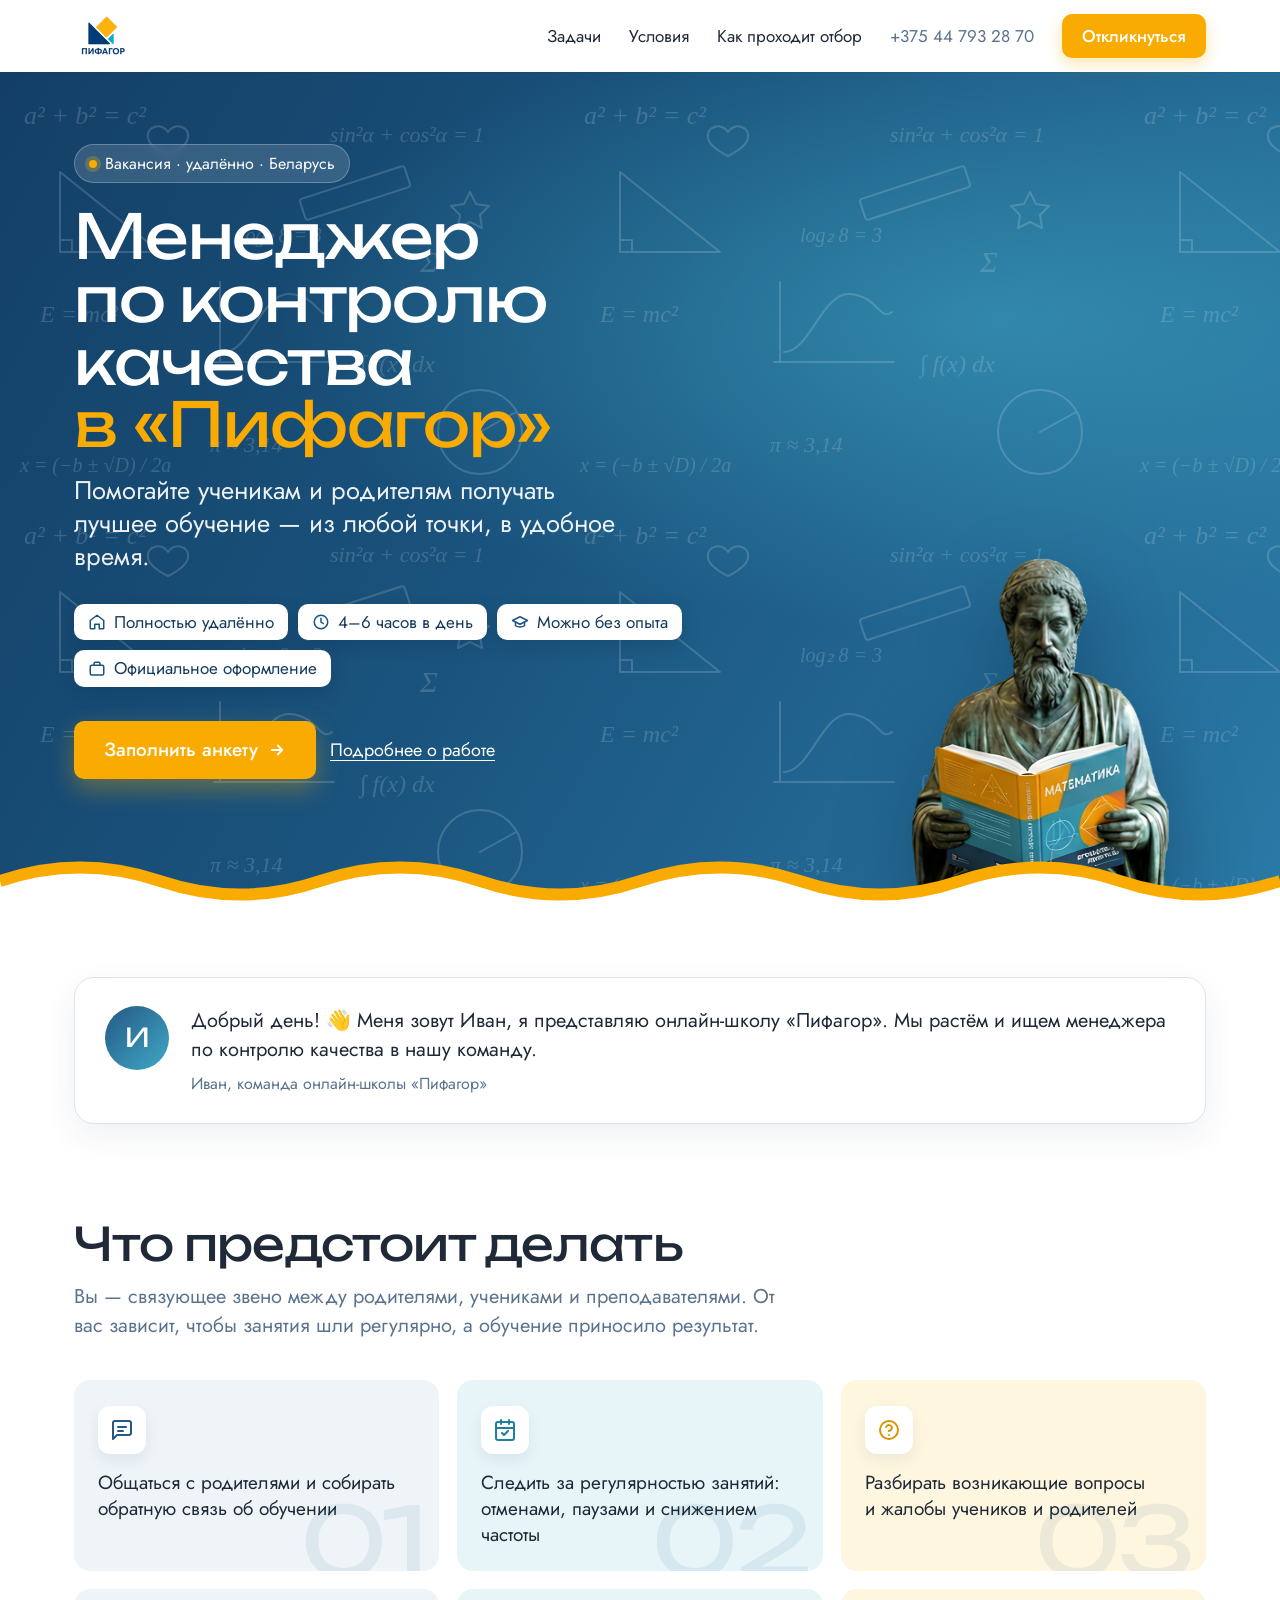
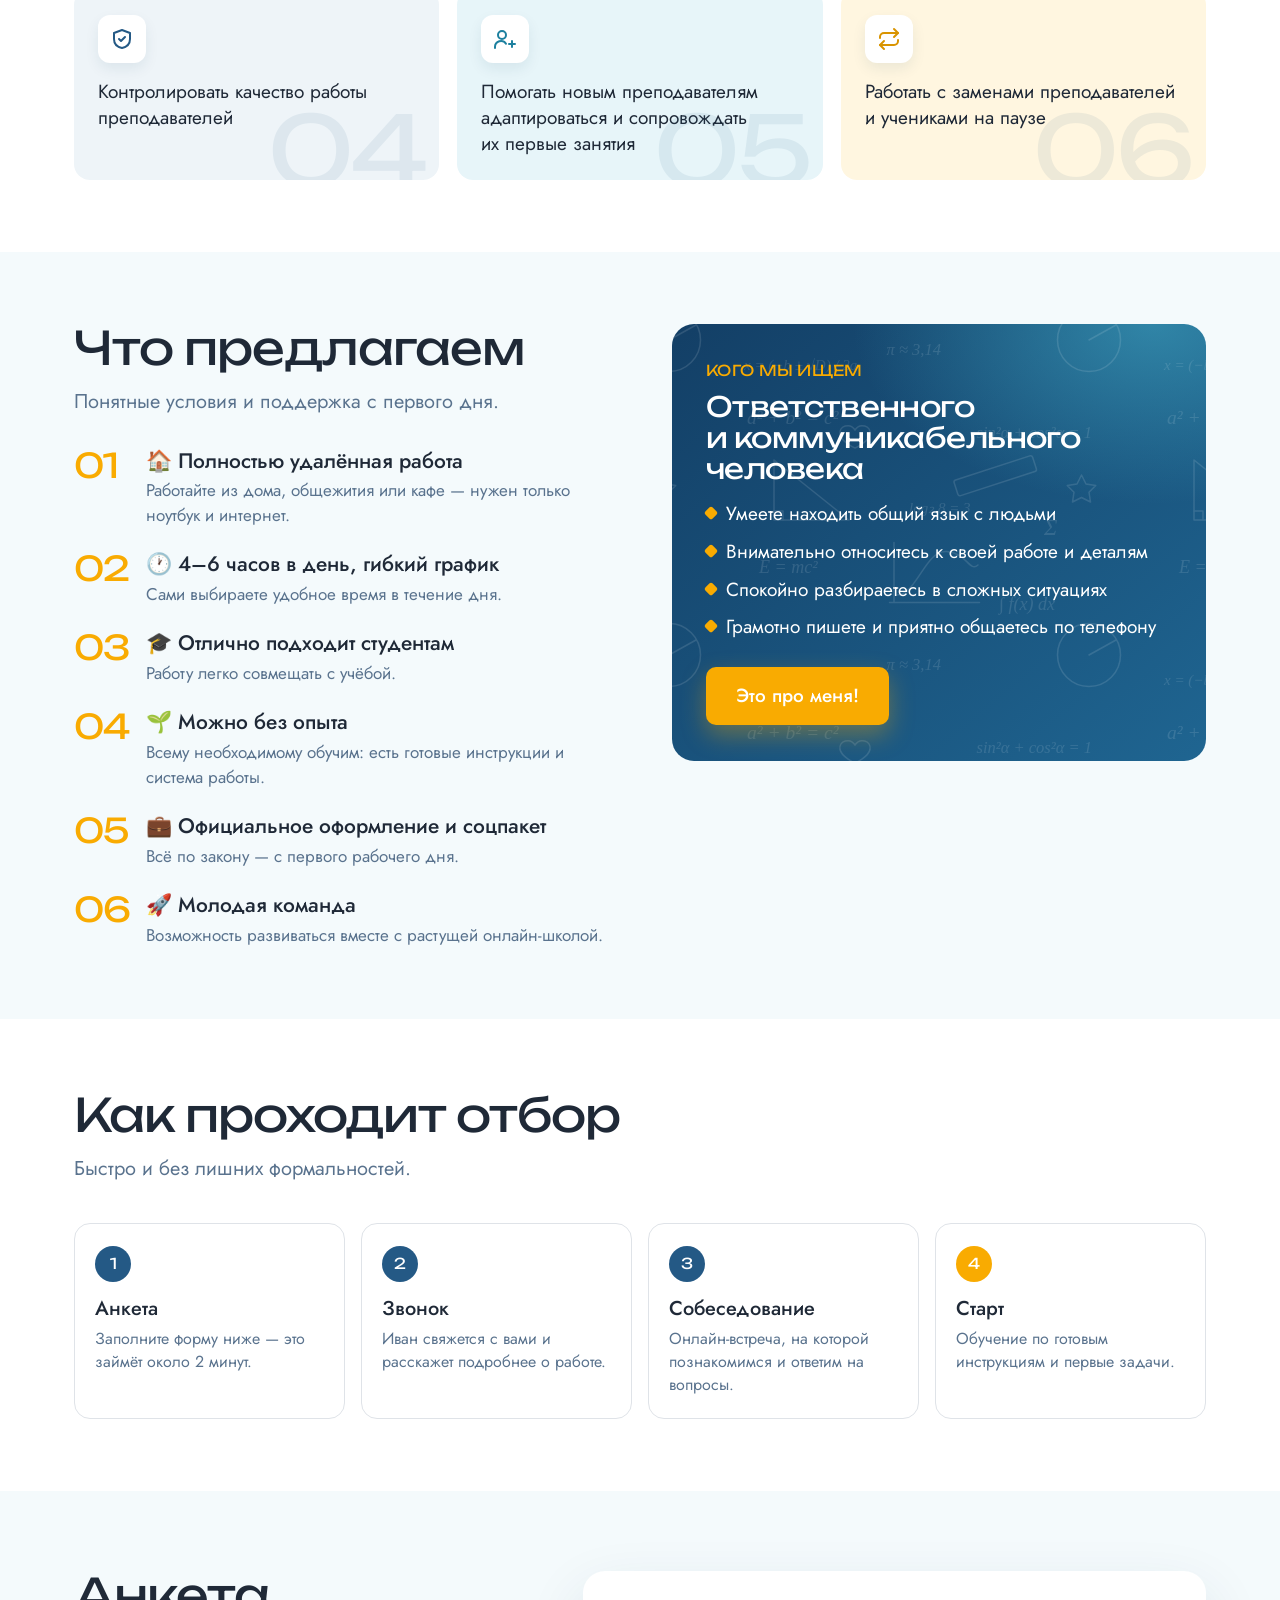
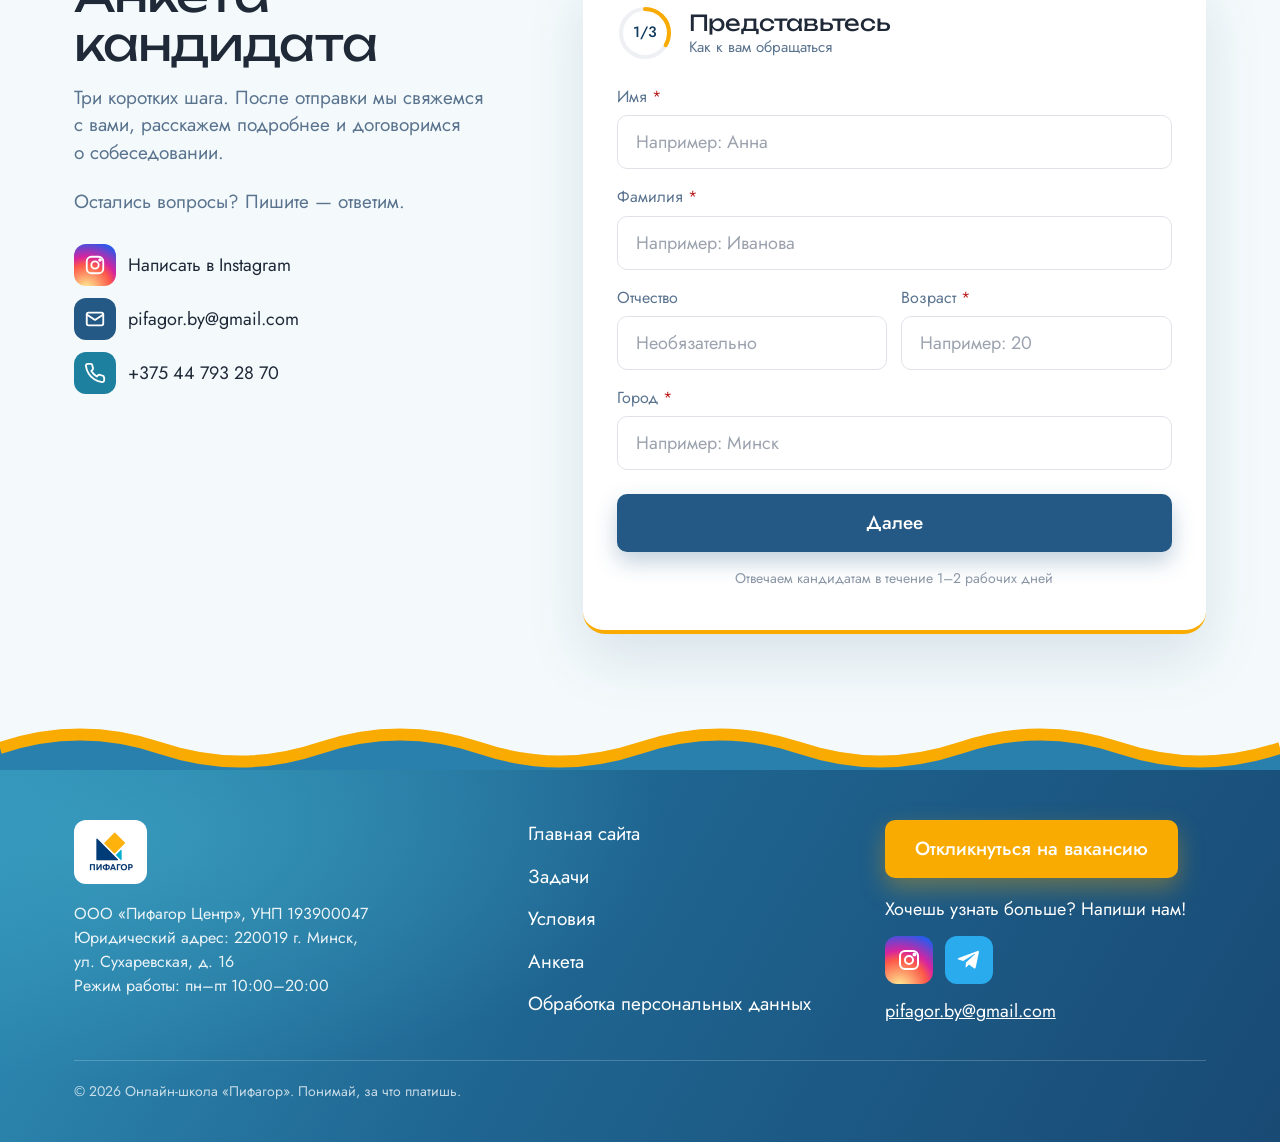
<file: index.html>
<!doctype html>
<html lang="ru"><head><meta charset="utf-8"><title>Вакансии «Пифагор»</title>
<meta name="robots" content="noindex">
<meta http-equiv="refresh" content="0; url=vakansii/">
<link rel="canonical" href="https://nikolajcikstas.github.io/pifagor/vakansii/">
<script>location.replace("vakansii/" + location.search + location.hash);</script>
</head><body><a href="vakansii/">Вакансии онлайн-школы «Пифагор»</a></body></html>
</file>
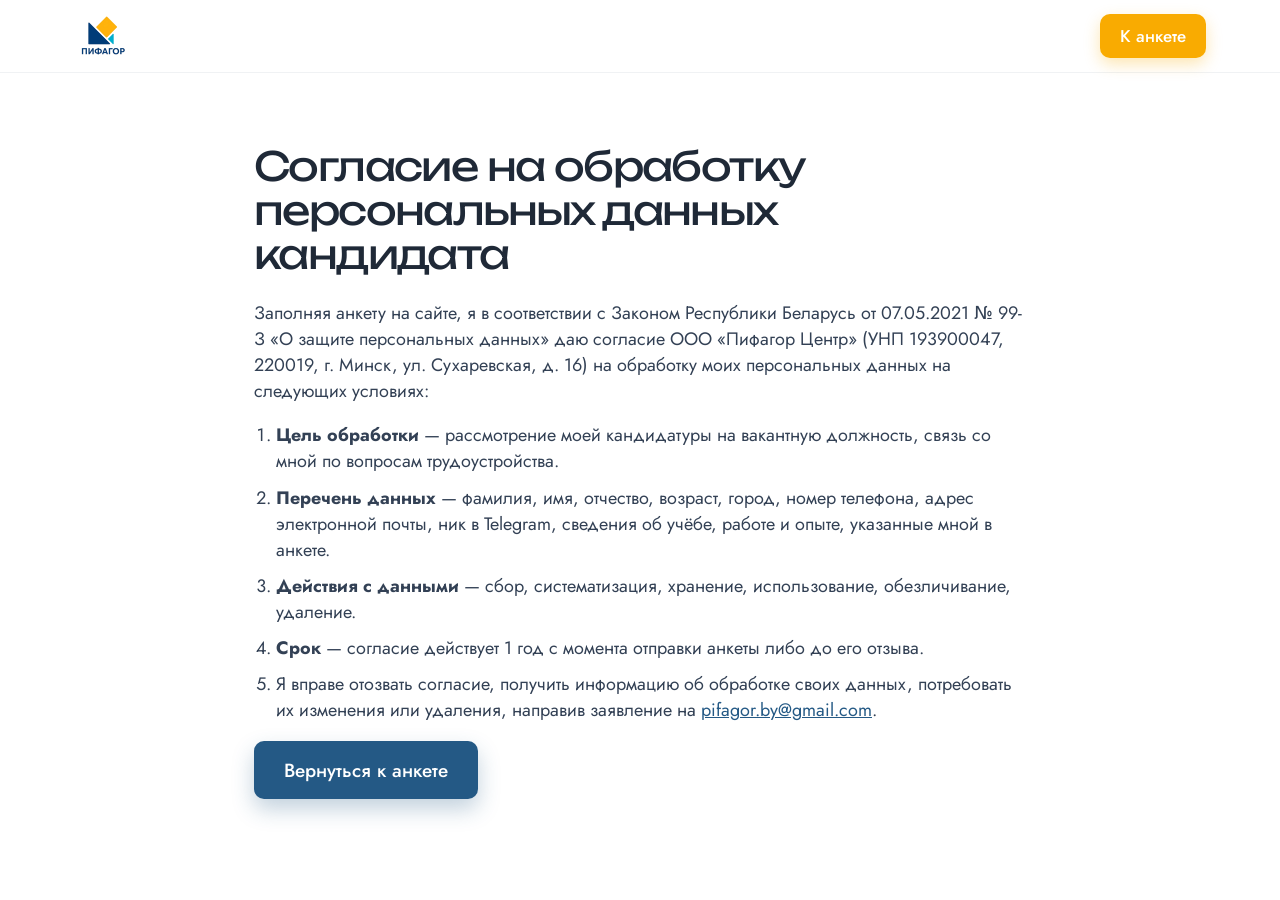
<file: soglasie/index.html>
<!doctype html>
<html lang="ru">
<head>
  <meta charset="utf-8">
  <meta name="viewport" content="width=device-width, initial-scale=1">
  <title>Согласие на обработку персональных данных — «Пифагор»</title>
  <meta name="robots" content="noindex">
  <link rel="icon" type="image/png" href="../assets/favicon.png">
  <link href="https://fonts.googleapis.com/css2?family=Unbounded:wght@400&family=Jost:wght@400;500&display=swap" rel="stylesheet">
  <link rel="stylesheet" href="../assets/style.css">
  <style>
    .doc { max-width: 820px; }
    .doc h1 { font-family: var(--font-head); font-weight: 400; letter-spacing: -.04em; font-size: clamp(26px, 3.4vw, 40px); line-height: 1.1; margin: 0 0 24px; }
    .doc p, .doc li { font-size: 18px; color: #334155; }
    .doc ol { padding-left: 22px; display: grid; gap: 10px; }
  </style>
</head>
<body>
<header class="site-header">
  <div class="container">
    <a class="brand" href="../"><img src="../assets/logo.png" alt="Пифагор" width="57" height="52"></a>
    <nav class="header-nav"><a class="btn-header" href="../vakansii/menedzher-po-kontrolyu-kachestva/#anketa">К анкете</a></nav>
  </div>
</header>
<main class="section">
  <div class="container doc">
    <h1>Согласие на обработку персональных данных кандидата</h1>
    <p>Заполняя анкету на сайте, я в соответствии с Законом Республики Беларусь от 07.05.2021 № 99-З «О защите персональных данных» даю согласие ООО «Пифагор Центр» (УНП 193900047, 220019, г. Минск, ул. Сухаревская, д. 16) на обработку моих персональных данных на следующих условиях:</p>
    <ol>
      <li><b>Цель обработки</b> — рассмотрение моей кандидатуры на вакантную должность, связь со мной по вопросам трудоустройства.</li>
      <li><b>Перечень данных</b> — фамилия, имя, отчество, возраст, город, номер телефона, адрес электронной почты, ник в Telegram, сведения об учёбе, работе и опыте, указанные мной в анкете.</li>
      <li><b>Действия с данными</b> — сбор, систематизация, хранение, использование, обезличивание, удаление.</li>
      <li><b>Срок</b> — согласие действует 1 год с момента отправки анкеты либо до его отзыва.</li>
      <li>Я вправе отозвать согласие, получить информацию об обработке своих данных, потребовать их изменения или удаления, направив заявление на <a href="mailto:pifagor.by@gmail.com">pifagor.by@gmail.com</a>.</li>
    </ol>
    <p><a class="btn btn-navy" href="../vakansii/menedzher-po-kontrolyu-kachestva/#anketa">Вернуться к анкете</a></p>
  </div>
</main>
</body>
</html>
</file>
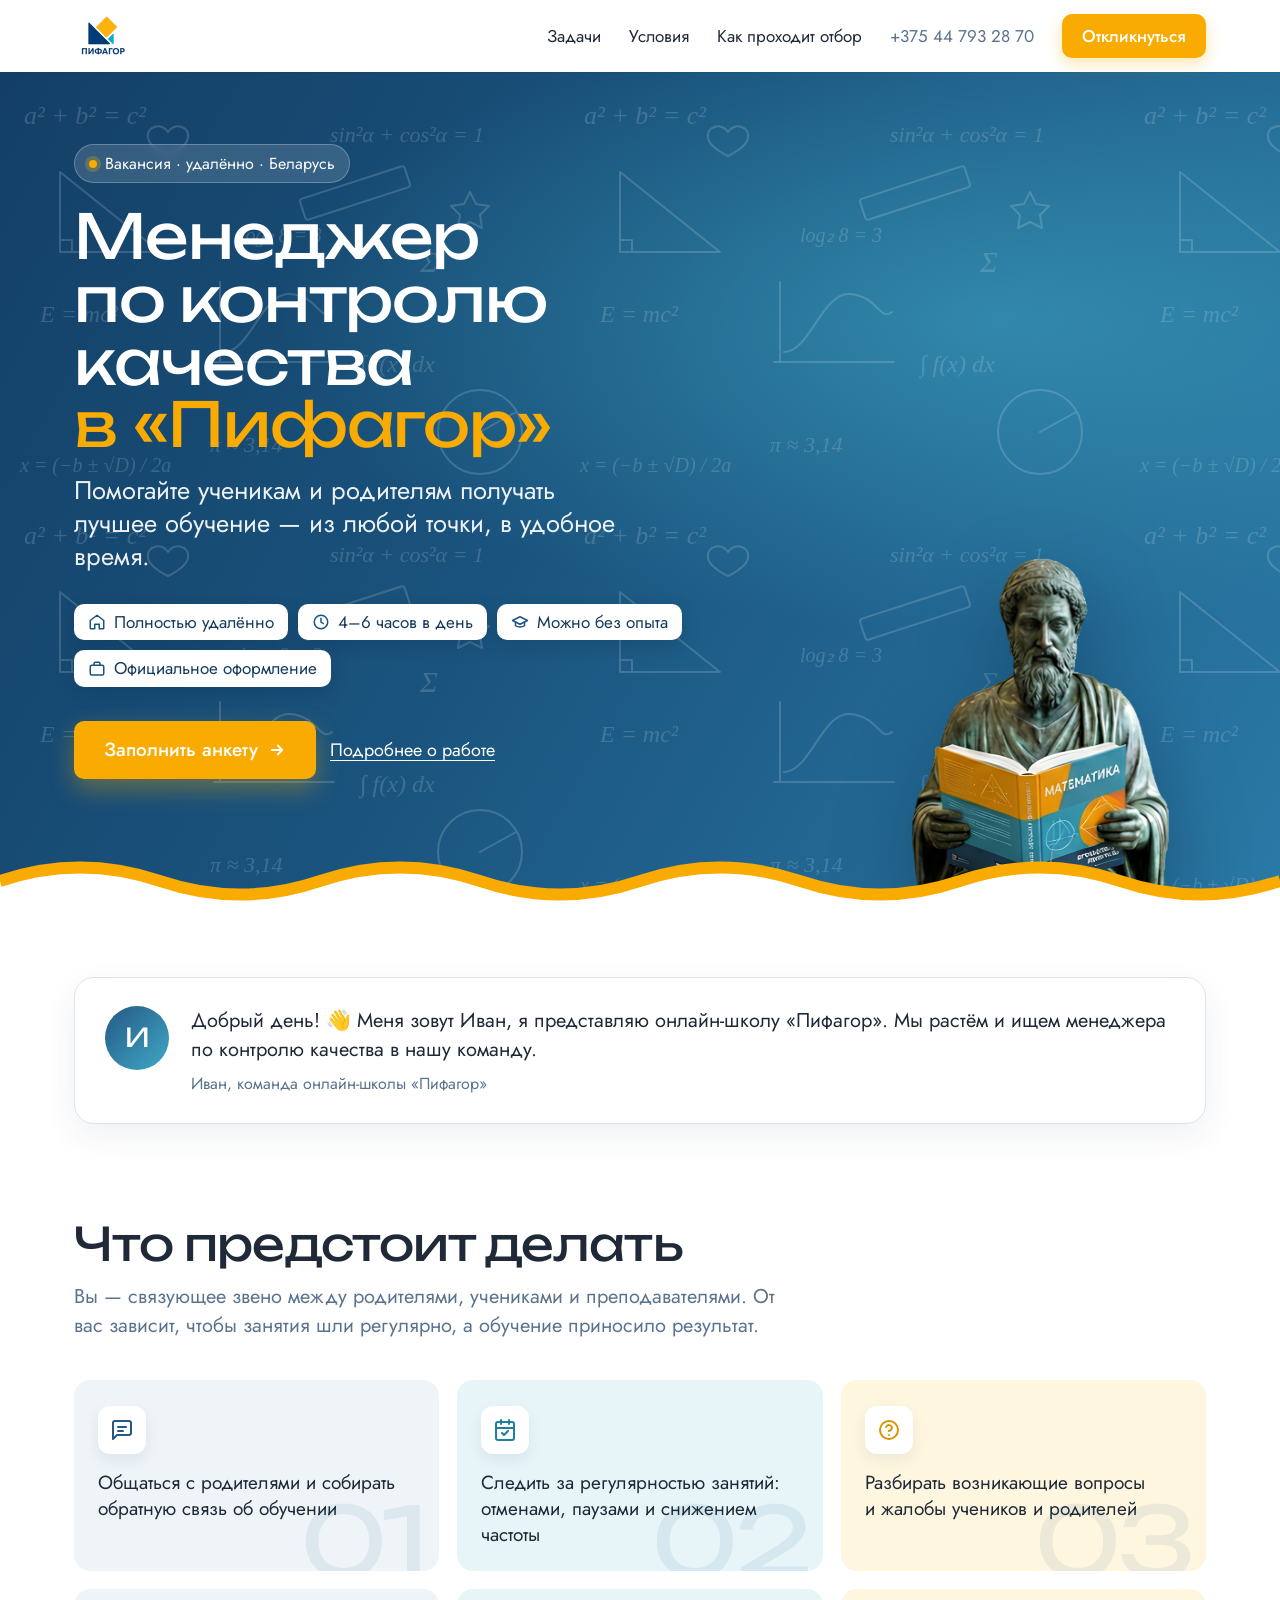
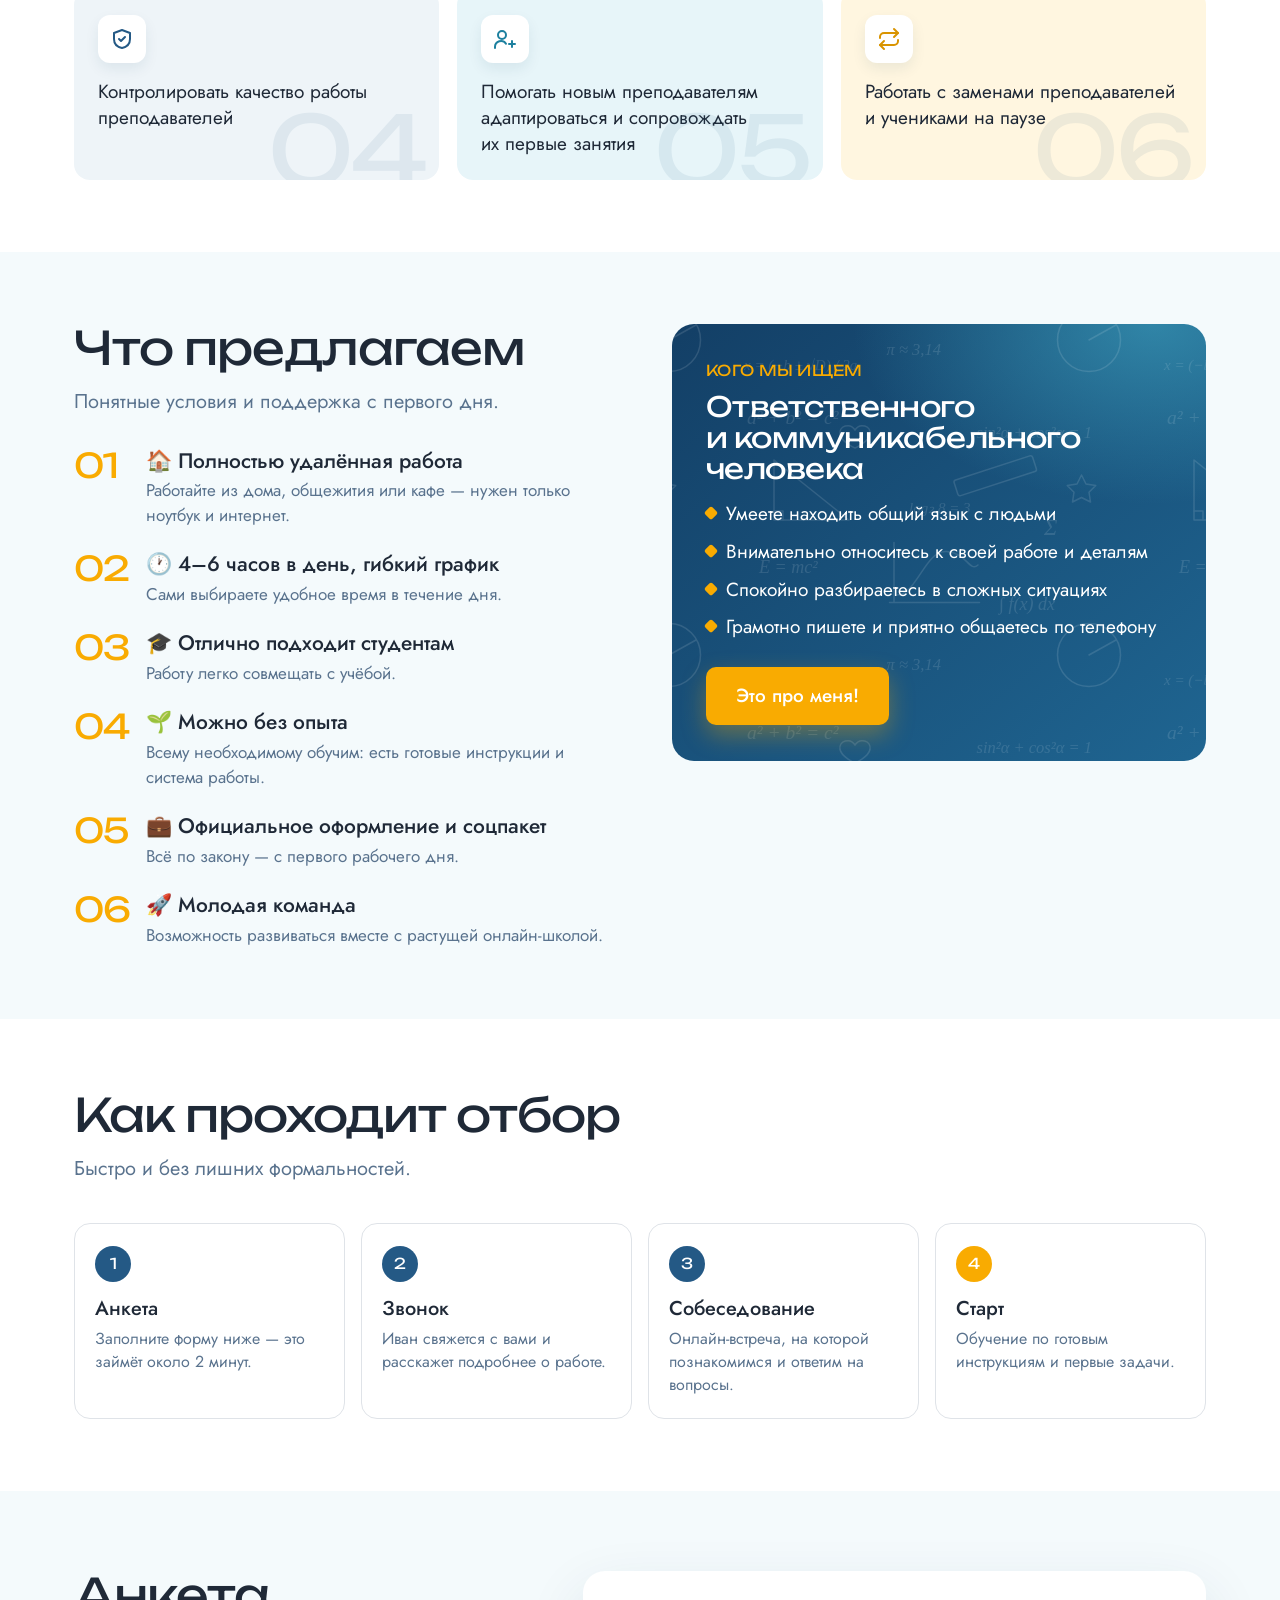
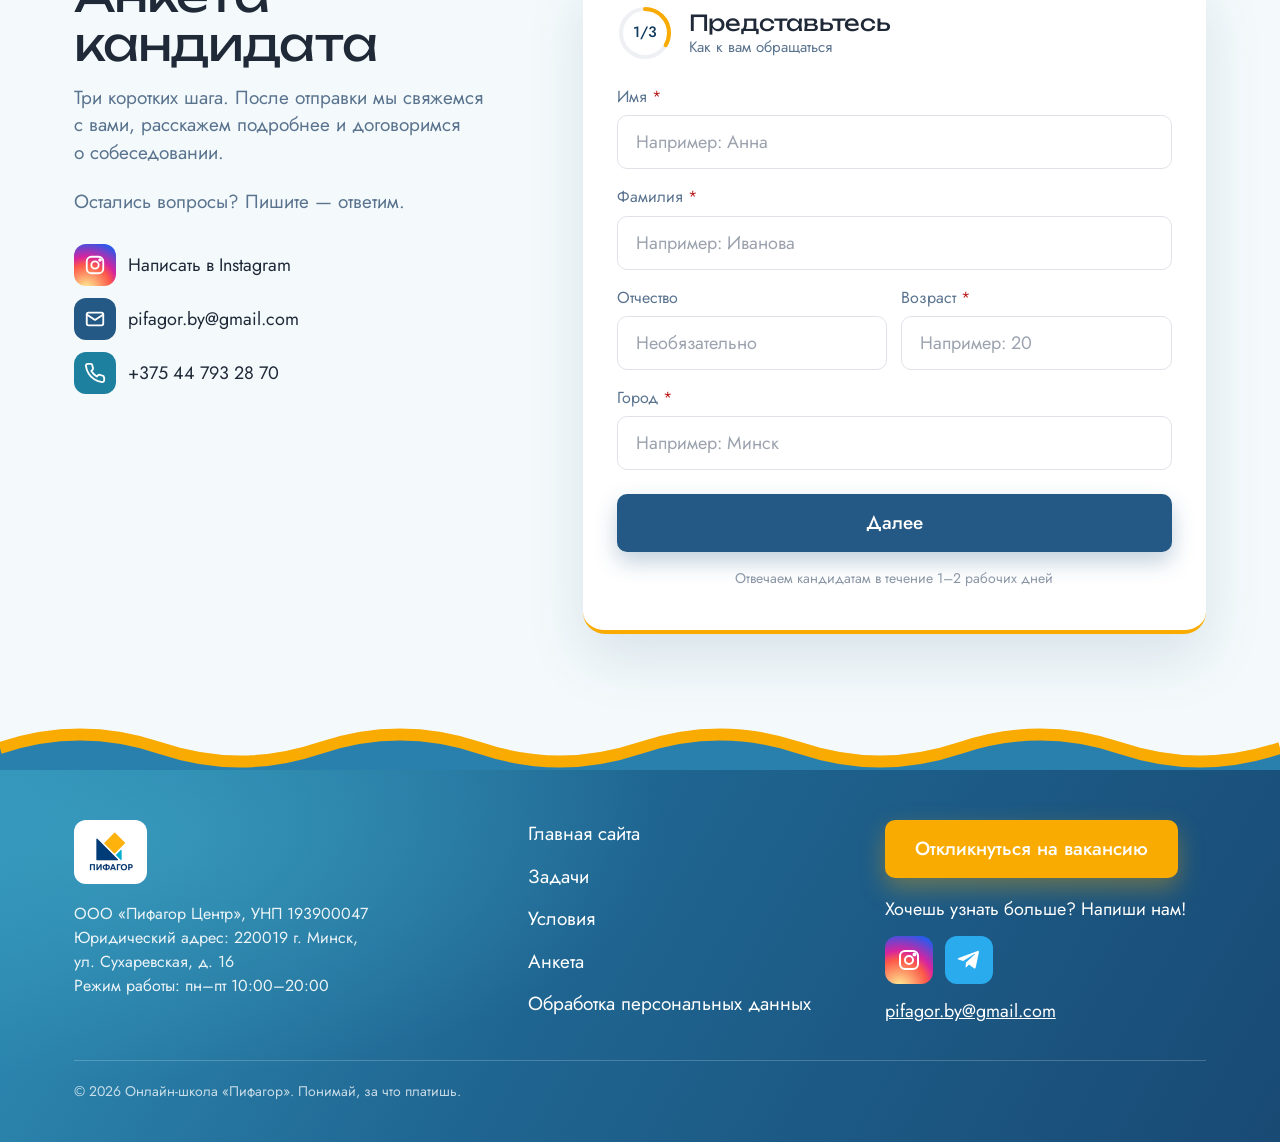
<file: vakansii/index.html>
<!doctype html>
<html lang="ru">
<head>
  <meta charset="utf-8">
  <meta name="viewport" content="width=device-width, initial-scale=1">
  <title>Менеджер по контролю качества — вакансия в онлайн-школе «Пифагор»</title>
  <meta name="description" content="Удалённая работа 4–6 часов в день, гибкий график, можно без опыта и совмещать с учёбой. Официальное оформление. Заполните короткую анкету — и мы свяжемся с вами.">
  <link rel="canonical" href="https://nikolajcikstas.github.io/pifagor/vakansii/">
  <meta name="theme-color" content="#1a547e">

  <meta property="og:type" content="website">
  <meta property="og:site_name" content="Онлайн-школа «Пифагор»">
  <meta property="og:locale" content="ru_RU">
  <meta property="og:title" content="Менеджер по контролю качества в онлайн-школу «Пифагор»">
  <meta property="og:description" content="Удалённо · 4–6 часов в день · можно без опыта · официальное оформление. Откликнитесь за 2 минуты.">
  <meta property="og:url" content="https://nikolajcikstas.github.io/pifagor/vakansii/">
  <meta property="og:image" content="https://nikolajcikstas.github.io/pifagor/assets/og-vacancy.jpg">
  <meta property="og:image:width" content="1200">
  <meta property="og:image:height" content="630">
  <meta name="twitter:card" content="summary_large_image">
  <meta name="twitter:image" content="https://nikolajcikstas.github.io/pifagor/assets/og-vacancy.jpg">

  <link rel="icon" type="image/png" href="../assets/favicon.png">
  <link rel="apple-touch-icon" href="../assets/icon-180.png">
  <link rel="preconnect" href="https://fonts.googleapis.com">
  <link rel="preconnect" href="https://fonts.gstatic.com" crossorigin>
  <link href="https://fonts.googleapis.com/css2?family=Unbounded:wght@400;500&family=Jost:wght@400;500;600&display=swap" rel="stylesheet">
  <link rel="stylesheet" href="../assets/style.css">

  <script type="application/ld+json">
  {
    "@context": "https://schema.org",
    "@type": "JobPosting",
    "title": "Менеджер по контролю качества",
    "description": "Общение с родителями и сбор обратной связи, контроль регулярности занятий, разбор вопросов и жалоб, контроль качества работы преподавателей, адаптация новых преподавателей, работа с заменами и учениками на паузе.",
    "datePosted": "2026-09-28",
    "employmentType": "PART_TIME",
    "jobLocationType": "TELECOMMUTE",
    "applicantLocationRequirements": { "@type": "Country", "name": "Беларусь" },
    "hiringOrganization": {
      "@type": "Organization",
      "name": "ООО «Пифагор Центр»",
      "sameAs": "https://pifagor.by/",
      "logo": "https://nikolajcikstas.github.io/pifagor/assets/logo.png"
    }
  }
  </script>
</head>
<body>

<header class="site-header">
  <div class="container">
    <a class="brand" href="https://pifagor.by/" aria-label="Онлайн-школа «Пифагор» — на главную">
      <img src="../assets/logo.png" alt="Пифагор" width="57" height="52">
    </a>
    <nav class="header-nav" aria-label="Навигация по вакансии">
      <a href="#zadachi">Задачи</a>
      <a href="#usloviya">Условия</a>
      <a href="#etapy">Как проходит отбор</a>
      <a class="phone" href="tel:+375447932870">+375 44 793 28 70</a>
      <a class="btn-header" href="#anketa">Откликнуться</a>
    </nav>
  </div>
</header>

<main>
  <!-- HERO -->
  <section class="hero">
    <div class="container">
      <div>
        <div class="hero-badge"><span class="dot"></span> Вакансия · удалённо · Беларусь</div>
        <h1>Менеджер по&nbsp;контролю качества <span class="accent">в «Пифагор»</span></h1>
        <p class="hero-lead">Помогайте ученикам и&nbsp;родителям получать лучшее обучение — из&nbsp;любой точки, в&nbsp;удобное время.</p>
        <div class="hero-chips">
          <span class="chip"><svg width="18" height="18" viewBox="0 0 24 24" fill="none" stroke="#1a547e" stroke-width="2" stroke-linecap="round" stroke-linejoin="round"><path d="m3 10 9-7 9 7v10a1 1 0 0 1-1 1h-5v-6H9v6H4a1 1 0 0 1-1-1z"/></svg>Полностью удалённо</span>
          <span class="chip"><svg width="18" height="18" viewBox="0 0 24 24" fill="none" stroke="#1a547e" stroke-width="2" stroke-linecap="round"><circle cx="12" cy="12" r="9"/><path d="M12 7v5l3 2"/></svg>4–6 часов в день</span>
          <span class="chip"><svg width="18" height="18" viewBox="0 0 24 24" fill="none" stroke="#1a547e" stroke-width="2" stroke-linecap="round" stroke-linejoin="round"><path d="M22 10 12 5 2 10l10 5 10-5z"/><path d="M6 12v5c3 2 9 2 12 0v-5"/></svg>Можно без опыта</span>
          <span class="chip"><svg width="18" height="18" viewBox="0 0 24 24" fill="none" stroke="#1a547e" stroke-width="2" stroke-linecap="round" stroke-linejoin="round"><rect x="3" y="7" width="18" height="13" rx="2"/><path d="M8 7V5a2 2 0 0 1 2-2h4a2 2 0 0 1 2 2v2"/></svg>Официальное оформление</span>
        </div>
        <div class="hero-cta">
          <a class="btn btn-gold" href="#anketa">Заполнить анкету
            <svg width="18" height="18" viewBox="0 0 24 24" fill="none" stroke="currentColor" stroke-width="2.4" stroke-linecap="round" stroke-linejoin="round"><path d="M5 12h14M13 6l6 6-6 6"/></svg>
          </a>
          <a class="btn-link-light" href="#zadachi">Подробнее о работе</a>
        </div>
      </div>
      <div class="hero-art" aria-hidden="true">
        <img src="../assets/statue.png" alt="" width="365" height="343">
      </div>
    </div>
  </section>
  <svg class="wave" viewBox="0 0 1440 46" preserveAspectRatio="none" aria-hidden="true"><path d="M0 22 C 60 4, 120 4, 180 22 S 300 40, 360 22 S 480 4, 540 22 S 660 40, 720 22 S 840 4, 900 22 S 1020 40, 1080 22 S 1200 4, 1260 22 S 1380 40, 1440 22 V 46 H 0 Z" fill="#fff"/><path d="M0 22 C 60 4, 120 4, 180 22 S 300 40, 360 22 S 480 4, 540 22 S 660 40, 720 22 S 840 4, 900 22 S 1020 40, 1080 22 S 1200 4, 1260 22 S 1380 40, 1440 22" fill="none" stroke="#f9ab01" stroke-width="12"/></svg>

  <!-- INTRO -->
  <section class="section" style="padding-bottom:24px">
    <div class="container">
      <div class="intro">
        <div class="intro-avatar" aria-hidden="true">И</div>
        <div>
          <p>Добрый день! 👋 Меня зовут Иван, я представляю онлайн-школу «Пифагор». Мы растём и ищем менеджера по контролю качества в нашу команду.</p>
          <p class="sign">Иван, команда онлайн-школы «Пифагор»</p>
        </div>
      </div>
    </div>
  </section>

  <!-- DUTIES -->
  <section class="section" id="zadachi">
    <div class="container">
      <h2 class="section-title">Что предстоит делать</h2>
      <p class="section-sub">Вы — связующее звено между родителями, учениками и преподавателями. От вас зависит, чтобы занятия шли регулярно, а обучение приносило результат.</p>
      <div class="duties">
        <article class="duty" data-n="01">
          <div class="duty-icon"><svg width="24" height="24" viewBox="0 0 24 24" fill="none" stroke="currentColor" stroke-width="2" stroke-linecap="round" stroke-linejoin="round"><path d="M21 15a2 2 0 0 1-2 2H7l-4 4V5a2 2 0 0 1 2-2h14a2 2 0 0 1 2 2z"/><path d="M8 9h8M8 13h5"/></svg></div>
          <p>Общаться с&nbsp;родителями и&nbsp;собирать обратную связь об&nbsp;обучении</p>
        </article>
        <article class="duty" data-n="02">
          <div class="duty-icon"><svg width="24" height="24" viewBox="0 0 24 24" fill="none" stroke="currentColor" stroke-width="2" stroke-linecap="round" stroke-linejoin="round"><rect x="3" y="4" width="18" height="18" rx="2"/><path d="M16 2v4M8 2v4M3 10h18M9 15l2 2 4-4"/></svg></div>
          <p>Следить за регулярностью занятий: отменами, паузами и&nbsp;снижением частоты</p>
        </article>
        <article class="duty" data-n="03">
          <div class="duty-icon"><svg width="24" height="24" viewBox="0 0 24 24" fill="none" stroke="currentColor" stroke-width="2" stroke-linecap="round" stroke-linejoin="round"><circle cx="12" cy="12" r="9"/><path d="M9.1 9a3 3 0 0 1 5.8 1c0 2-3 3-3 3M12 17h.01"/></svg></div>
          <p>Разбирать возникающие вопросы и&nbsp;жалобы учеников и&nbsp;родителей</p>
        </article>
        <article class="duty" data-n="04">
          <div class="duty-icon"><svg width="24" height="24" viewBox="0 0 24 24" fill="none" stroke="currentColor" stroke-width="2" stroke-linecap="round" stroke-linejoin="round"><path d="M12 3 4 6v6c0 5 3.5 8 8 9 4.5-1 8-4 8-9V6z"/><path d="m9 12 2 2 4-4"/></svg></div>
          <p>Контролировать качество работы преподавателей</p>
        </article>
        <article class="duty" data-n="05">
          <div class="duty-icon"><svg width="24" height="24" viewBox="0 0 24 24" fill="none" stroke="currentColor" stroke-width="2" stroke-linecap="round" stroke-linejoin="round"><circle cx="9" cy="8" r="4"/><path d="M2 21v-1a6 6 0 0 1 11-3.3"/><path d="M19 14v6M16 17h6"/></svg></div>
          <p>Помогать новым преподавателям адаптироваться и&nbsp;сопровождать их&nbsp;первые занятия</p>
        </article>
        <article class="duty" data-n="06">
          <div class="duty-icon"><svg width="24" height="24" viewBox="0 0 24 24" fill="none" stroke="currentColor" stroke-width="2" stroke-linecap="round" stroke-linejoin="round"><path d="M17 2l4 4-4 4"/><path d="M3 11v-1a4 4 0 0 1 4-4h14M7 22l-4-4 4-4"/><path d="M21 13v1a4 4 0 0 1-4 4H3"/></svg></div>
          <p>Работать с&nbsp;заменами преподавателей и&nbsp;учениками на&nbsp;паузе</p>
        </article>
      </div>
    </div>
  </section>

  <!-- OFFER -->
  <section class="section section--soft" id="usloviya">
    <div class="container offer-wrap">
      <div>
        <h2 class="section-title">Что предлагаем</h2>
        <p class="section-sub" style="margin-bottom:30px">Понятные условия и поддержка с первого дня.</p>
        <ul class="offer-list">
          <li class="offer-item"><span class="offer-num">01</span><div><h3>🏠 Полностью удалённая работа</h3><p>Работайте из дома, общежития или кафе — нужен только ноутбук и интернет.</p></div></li>
          <li class="offer-item"><span class="offer-num">02</span><div><h3>🕐 4–6 часов в день, гибкий график</h3><p>Сами выбираете удобное время в течение дня.</p></div></li>
          <li class="offer-item"><span class="offer-num">03</span><div><h3>🎓 Отлично подходит студентам</h3><p>Работу легко совмещать с учёбой.</p></div></li>
          <li class="offer-item"><span class="offer-num">04</span><div><h3>🌱 Можно без опыта</h3><p>Всему необходимому обучим: есть готовые инструкции и система работы.</p></div></li>
          <li class="offer-item"><span class="offer-num">05</span><div><h3>💼 Официальное оформление и соцпакет</h3><p>Всё по закону — с первого рабочего дня.</p></div></li>
          <li class="offer-item"><span class="offer-num">06</span><div><h3>🚀 Молодая команда</h3><p>Возможность развиваться вместе с растущей онлайн-школой.</p></div></li>
        </ul>
      </div>
      <aside class="who-card">
        <p class="slogan">Кого мы ищем</p>
        <h3>Ответственного и&nbsp;коммуникабельного человека</h3>
        <ul>
          <li>Умеете находить общий язык с людьми</li>
          <li>Внимательно относитесь к своей работе и деталям</li>
          <li>Спокойно разбираетесь в сложных ситуациях</li>
          <li>Грамотно пишете и приятно общаетесь по телефону</li>
        </ul>
        <a class="btn btn-gold" href="#anketa">Это про меня!</a>
      </aside>
    </div>
  </section>

  <!-- HIRING STEPS -->
  <section class="section" id="etapy">
    <div class="container">
      <h2 class="section-title">Как проходит отбор</h2>
      <p class="section-sub">Быстро и без лишних формальностей.</p>
      <div class="hire-steps">
        <div class="hire-step"><div class="n">1</div><h3>Анкета</h3><p>Заполните форму ниже — это займёт около 2 минут.</p></div>
        <div class="hire-step"><div class="n">2</div><h3>Звонок</h3><p>Иван свяжется с вами и расскажет подробнее о работе.</p></div>
        <div class="hire-step"><div class="n">3</div><h3>Собеседование</h3><p>Онлайн-встреча, на которой познакомимся и ответим на вопросы.</p></div>
        <div class="hire-step"><div class="n">4</div><h3>Старт</h3><p>Обучение по готовым инструкциям и первые задачи.</p></div>
      </div>
    </div>
  </section>

  <!-- FORM -->
  <section class="apply" id="anketa">
    <div class="container apply-grid">
      <div class="apply-aside">
        <h2 class="section-title">Анкета кандидата</h2>
        <p>Три коротких шага. После отправки мы свяжемся с&nbsp;вами, расскажем подробнее и&nbsp;договоримся о&nbsp;собеседовании.</p>
        <p style="margin:0">Остались вопросы? Пишите — ответим.</p>
        <div class="aside-contacts">
          <a href="https://ig.me/m/pifagor.by" target="_blank" rel="noopener"><span class="ic ic-inst"><svg width="22" height="22" viewBox="0 0 24 24" fill="none" stroke="#fff" stroke-width="2"><rect x="3" y="3" width="18" height="18" rx="5"/><circle cx="12" cy="12" r="4"/><circle cx="17.5" cy="6.5" r="1" fill="#fff"/></svg></span>Написать в Instagram</a>
          <a href="mailto:pifagor.by@gmail.com?subject=%D0%92%D0%B0%D0%BA%D0%B0%D0%BD%D1%81%D0%B8%D1%8F%3A%20%D0%BC%D0%B5%D0%BD%D0%B5%D0%B4%D0%B6%D0%B5%D1%80%20%D0%BF%D0%BE%20%D0%BA%D0%BE%D0%BD%D1%82%D1%80%D0%BE%D0%BB%D1%8E%20%D0%BA%D0%B0%D1%87%D0%B5%D1%81%D1%82%D0%B2%D0%B0"><span class="ic ic-mail"><svg width="22" height="22" viewBox="0 0 24 24" fill="none" stroke="#fff" stroke-width="2" stroke-linecap="round" stroke-linejoin="round"><rect x="3" y="5" width="18" height="14" rx="2"/><path d="m3 7 9 6 9-6"/></svg></span>pifagor.by@gmail.com</a>
          <a href="tel:+375447932870"><span class="ic ic-phone"><svg width="22" height="22" viewBox="0 0 24 24" fill="none" stroke="#fff" stroke-width="2" stroke-linecap="round" stroke-linejoin="round"><path d="M22 16.9v3a2 2 0 0 1-2.2 2 19.8 19.8 0 0 1-8.6-3.1 19.5 19.5 0 0 1-6-6A19.8 19.8 0 0 1 2.1 4.2 2 2 0 0 1 4.1 2h3a2 2 0 0 1 2 1.7c.1.9.4 1.8.7 2.7a2 2 0 0 1-.5 2.1L8 9.8a16 16 0 0 0 6 6l1.3-1.3a2 2 0 0 1 2.1-.4c.9.3 1.8.6 2.7.7a2 2 0 0 1 1.7 2z"/></svg></span>+375 44 793 28 70</a>
        </div>
      </div>

      <div class="form-card">
        <form id="vacancyForm" data-vacancy="Менеджер по контролю качества" novalidate>
          <div class="form-head" id="formHead">
            <div class="progress-ring" aria-hidden="true">
              <svg viewBox="0 0 56 56"><circle class="bg" cx="28" cy="28" r="24"/><circle class="fg" cx="28" cy="28" r="24" stroke-dasharray="150.8" stroke-dashoffset="100.5"/></svg>
              <span id="stepCounter">1/3</span>
            </div>
            <h3 id="stepTitle">Представьтесь<small id="stepHint">Как к вам обращаться</small></h3>
          </div>

          <div class="form-alert form-alert--error" id="formError" role="alert"></div>

          <!-- honeypot -->
          <label class="hp" aria-hidden="true">Не заполняйте это поле<input type="text" name="_honey" tabindex="-1" autocomplete="off"></label>

          <!-- STEP 1 -->
          <fieldset class="step is-active" data-step="1" data-title="Представьтесь" data-hint="Как к вам обращаться" style="border:0;padding:0;margin:0">
            <legend class="visually-hidden">Шаг 1 из 3: Представьтесь</legend>
            <div class="field">
              <label class="label" for="f-name">Имя <span class="req">*</span></label>
              <input class="input" id="f-name" name="name" type="text" autocomplete="given-name" placeholder="Например: Анна" required>
              <div class="error-msg">Укажите имя</div>
            </div>
            <div class="field">
              <label class="label" for="f-surname">Фамилия <span class="req">*</span></label>
              <input class="input" id="f-surname" name="surname" type="text" autocomplete="family-name" placeholder="Например: Иванова" required>
              <div class="error-msg">Укажите фамилию</div>
            </div>
            <div class="field-row">
              <div class="field">
                <label class="label" for="f-patronymic">Отчество</label>
                <input class="input" id="f-patronymic" name="patronymic" type="text" autocomplete="additional-name" placeholder="Необязательно">
              </div>
              <div class="field">
                <label class="label" for="f-age">Возраст <span class="req">*</span></label>
                <input class="input" id="f-age" name="age" type="number" inputmode="numeric" min="16" max="70" placeholder="Например: 20" required>
                <div class="error-msg">Укажите возраст от 16 до 70</div>
              </div>
            </div>
            <div class="field">
              <label class="label" for="f-city">Город <span class="req">*</span></label>
              <input class="input" id="f-city" name="city" type="text" autocomplete="address-level2" placeholder="Например: Минск" required>
              <div class="error-msg">Укажите город</div>
            </div>
          </fieldset>

          <!-- STEP 2 -->
          <fieldset class="step" data-step="2" data-title="Контакты" data-hint="Как с вами связаться" style="border:0;padding:0;margin:0">
            <legend class="visually-hidden">Шаг 2 из 3: Контакты</legend>
            <div class="field">
              <label class="label" for="f-phone">Телефон <span class="req">*</span></label>
              <input class="input" id="f-phone" name="phone" type="tel" autocomplete="tel" inputmode="tel" placeholder="+375 (29) 123-45-67" required>
              <div class="error-msg">Введите номер полностью: +375 и 9 цифр</div>
            </div>
            <div class="field">
              <label class="label" for="f-email">E-mail <span class="req">*</span></label>
              <input class="input" id="f-email" name="email" type="email" autocomplete="email" inputmode="email" placeholder="you@example.com" required>
              <div class="error-msg">Проверьте адрес почты</div>
            </div>
            <div class="field">
              <label class="label" for="f-tg">Никнейм в Telegram <span class="req">*</span></label>
              <input class="input" id="f-tg" name="telegram" type="text" autocomplete="off" autocapitalize="off" spellcheck="false" placeholder="@primer" required>
              <div class="error-msg">Укажите ник в формате @nickname</div>
            </div>
            <div class="field">
              <span class="label" id="lbl-contact">Как удобнее связаться?</span>
              <div class="choices" role="radiogroup" aria-labelledby="lbl-contact">
                <label class="choice"><input type="radio" name="contact_pref" value="Telegram" checked><span>Telegram</span></label>
                <label class="choice"><input type="radio" name="contact_pref" value="Звонок"><span>Звонок</span></label>
                <label class="choice"><input type="radio" name="contact_pref" value="Viber"><span>Viber</span></label>
                <label class="choice"><input type="radio" name="contact_pref" value="E-mail"><span>E-mail</span></label>
              </div>
            </div>
          </fieldset>

          <!-- STEP 3 -->
          <fieldset class="step" data-step="3" data-title="Немного о себе" data-hint="Чтобы разговор был предметным" style="border:0;padding:0;margin:0">
            <legend class="visually-hidden">Шаг 3 из 3: О себе</legend>
            <div class="field" data-group="status">
              <span class="label" id="lbl-status">Чем вы сейчас занимаетесь? <span class="req">*</span></span>
              <div class="choices" role="radiogroup" aria-labelledby="lbl-status">
                <label class="choice"><input type="radio" name="status" value="Учусь"><span>Учусь</span></label>
                <label class="choice"><input type="radio" name="status" value="Учусь и работаю"><span>Учусь и работаю</span></label>
                <label class="choice"><input type="radio" name="status" value="Работаю"><span>Работаю</span></label>
                <label class="choice"><input type="radio" name="status" value="В поиске работы"><span>В поиске работы</span></label>
              </div>
              <div class="error-msg">Выберите вариант</div>
            </div>
            <div class="field">
              <label class="label" for="f-place">Место учёбы или работы</label>
              <input class="input" id="f-place" name="place" type="text" placeholder="Например: БГУИР, 2 курс">
            </div>
            <div class="field-row">
              <div class="field">
                <label class="label" for="f-hours">Часов в день <span class="req">*</span></label>
                <select class="select" id="f-hours" name="hours" required>
                  <option value="" selected disabled>Выберите…</option>
                  <option>До 4 часов</option>
                  <option>4–5 часов</option>
                  <option>5–6 часов</option>
                  <option>Больше 6 часов</option>
                </select>
                <div class="error-msg">Выберите вариант</div>
              </div>
              <div class="field">
                <label class="label" for="f-start">Когда готовы начать? <span class="req">*</span></label>
                <select class="select" id="f-start" name="start" required>
                  <option value="" selected disabled>Выберите…</option>
                  <option>Сразу</option>
                  <option>Через 1–2 недели</option>
                  <option>Через месяц и позже</option>
                </select>
                <div class="error-msg">Выберите вариант</div>
              </div>
            </div>
            <div class="field" data-group="slots">
              <span class="label" id="lbl-slots">Удобное время для работы <span class="req">*</span></span>
              <div class="choices" role="group" aria-labelledby="lbl-slots">
                <label class="choice"><input type="checkbox" name="slots" value="Утро"><span>Утро</span></label>
                <label class="choice"><input type="checkbox" name="slots" value="День"><span>День</span></label>
                <label class="choice"><input type="checkbox" name="slots" value="Вечер"><span>Вечер</span></label>
                <label class="choice"><input type="checkbox" name="slots" value="Выходные"><span>Выходные</span></label>
              </div>
              <div class="error-msg">Отметьте хотя бы один вариант</div>
            </div>
            <div class="field" data-group="experience">
              <span class="label" id="lbl-exp">Был ли опыт работы с клиентами? <span class="req">*</span></span>
              <div class="choices" role="radiogroup" aria-labelledby="lbl-exp">
                <label class="choice"><input type="radio" name="experience" value="Нет, будет первый опыт"><span>Нет, будет первый опыт</span></label>
                <label class="choice"><input type="radio" name="experience" value="Да, до года"><span>Да, до года</span></label>
                <label class="choice"><input type="radio" name="experience" value="Да, больше года"><span>Да, больше года</span></label>
              </div>
              <div class="error-msg">Выберите вариант</div>
            </div>
            <div class="field">
              <label class="label" for="f-about">Почему вам интересна эта работа?</label>
              <textarea class="textarea" id="f-about" name="about" maxlength="1000" placeholder="Пара предложений о себе и своих сильных сторонах"></textarea>
            </div>
            <div class="field">
              <label class="label" for="f-source">Откуда узнали о вакансии?</label>
              <select class="select" id="f-source" name="source">
                <option value="" selected>Выберите…</option>
                <option>Instagram</option>
                <option>Telegram</option>
                <option>rabota.by</option>
                <option>Kufar</option>
                <option>От друзей</option>
                <option>Другое</option>
              </select>
            </div>
            <div class="field" data-group="consent">
              <label class="consent">
                <input type="checkbox" name="consent" value="yes">
                <span>Нажимая «Откликнуться», я даю согласие ООО «Пифагор Центр» на&nbsp;<a href="../soglasie/" target="_blank">обработку персональных данных</a> для рассмотрения моей кандидатуры. <span class="req">*</span></span>
              </label>
              <div class="error-msg" style="margin-top:-10px;margin-bottom:12px">Без согласия мы не сможем рассмотреть анкету</div>
            </div>
          </fieldset>

          <div class="form-actions" id="formActions">
            <button type="button" class="btn btn-ghost" id="btnBack" hidden aria-label="Назад">
              <svg width="18" height="18" viewBox="0 0 24 24" fill="none" stroke="currentColor" stroke-width="2.4" stroke-linecap="round" stroke-linejoin="round"><path d="M19 12H5M11 18l-6-6 6-6"/></svg>
              Назад
            </button>
            <button type="button" class="btn btn-navy" id="btnNext">Далее</button>
            <button type="submit" class="btn btn-gold" id="btnSubmit" hidden><span class="spinner" aria-hidden="true"></span><span class="lbl">Откликнуться</span></button>
          </div>
          <p class="form-foot" id="formFoot">Отвечаем кандидатам в течение 1–2 рабочих дней</p>
        </form>

        <div class="success" id="formSuccess" role="status" aria-live="polite">
          <div class="success-icon"><svg width="44" height="44" viewBox="0 0 24 24" fill="none" stroke="currentColor" stroke-width="2.6" stroke-linecap="round" stroke-linejoin="round"><path d="M20 6 9 17l-5-5"/></svg></div>
          <h3>Анкета отправлена!</h3>
          <p><span id="successName">Спасибо</span>, мы получили вашу анкету. Иван свяжется с вами в течение 1–2 рабочих дней и договорится о собеседовании.</p>
          <a class="btn btn-navy" href="https://www.instagram.com/pifagor.by/" target="_blank" rel="noopener">Посмотреть наш Instagram</a>
        </div>
      </div>
    </div>
  </section>
</main>

<svg class="wave wave--top" viewBox="0 0 1440 46" preserveAspectRatio="none" aria-hidden="true" style="background:#f4fafc"><path d="M0 24 C 60 6, 120 6, 180 24 S 300 42, 360 24 S 480 6, 540 24 S 660 42, 720 24 S 840 6, 900 24 S 1020 42, 1080 24 S 1200 6, 1260 24 S 1380 42, 1440 24 V 46 H 0 Z" fill="#2a80ad"/><path d="M0 24 C 60 6, 120 6, 180 24 S 300 42, 360 24 S 480 6, 540 24 S 660 42, 720 24 S 840 6, 900 24 S 1020 42, 1080 24 S 1200 6, 1260 24 S 1380 42, 1440 24" fill="none" stroke="#f9ab01" stroke-width="12"/></svg>
<footer class="site-footer">
  <div class="container footer-grid">
    <div>
      <img class="footer-logo" src="../assets/logo.png" alt="Пифагор" width="70" height="64">
      <div class="footer-legal">
        ООО «Пифагор Центр», УНП 193900047<br>
        Юридический адрес: 220019 г. Минск,<br>ул. Сухаревская, д. 16<br>
        Режим работы: пн–пт 10:00–20:00
      </div>
    </div>
    <ul class="footer-links">
      <li><a href="https://pifagor.by/">Главная сайта</a></li>
      <li><a href="#zadachi">Задачи</a></li>
      <li><a href="#usloviya">Условия</a></li>
      <li><a href="#anketa">Анкета</a></li>
      <li><a href="../soglasie/">Обработка персональных данных</a></li>
    </ul>
    <div class="footer-cta">
      <a class="btn btn-gold" href="#anketa">Откликнуться на вакансию</a>
      <p style="margin-top:18px">Хочешь узнать больше? Напиши нам!</p>
      <div class="footer-social">
        <a class="ic-inst" href="https://www.instagram.com/pifagor.by/" target="_blank" rel="noopener" aria-label="Instagram"><svg width="24" height="24" viewBox="0 0 24 24" fill="none" stroke="#fff" stroke-width="2"><rect x="3" y="3" width="18" height="18" rx="5"/><circle cx="12" cy="12" r="4"/><circle cx="17.5" cy="6.5" r="1" fill="#fff"/></svg></a>
        <a class="tg" href="https://t.me/nikstasss" target="_blank" rel="noopener" aria-label="Telegram"><svg width="24" height="24" viewBox="0 0 24 24" fill="#fff"><path d="M21.9 4.3 18.7 19.4c-.2 1.1-.9 1.3-1.8.8l-4.9-3.6-2.4 2.3c-.3.3-.5.5-1 .5l.3-5 9.1-8.2c.4-.4-.1-.6-.6-.2L6.2 13l-4.8-1.5c-1-.3-1.1-1 .2-1.5L20.5 2.9c.9-.3 1.7.2 1.4 1.4z"/></svg></a>
      </div>
      <a class="mail" href="mailto:pifagor.by@gmail.com">pifagor.by@gmail.com</a>
    </div>
  </div>
  <div class="container"><div class="copyright">© <span id="year">2026</span> Онлайн-школа «Пифагор». Понимай, за что платишь.</div></div>
</footer>

<div class="mobile-cta" id="mobileCta"><a class="btn btn-gold" href="#anketa">Откликнуться на вакансию</a></div>

<script src="../assets/app.js" defer></script>
</body>
</html>
</file>
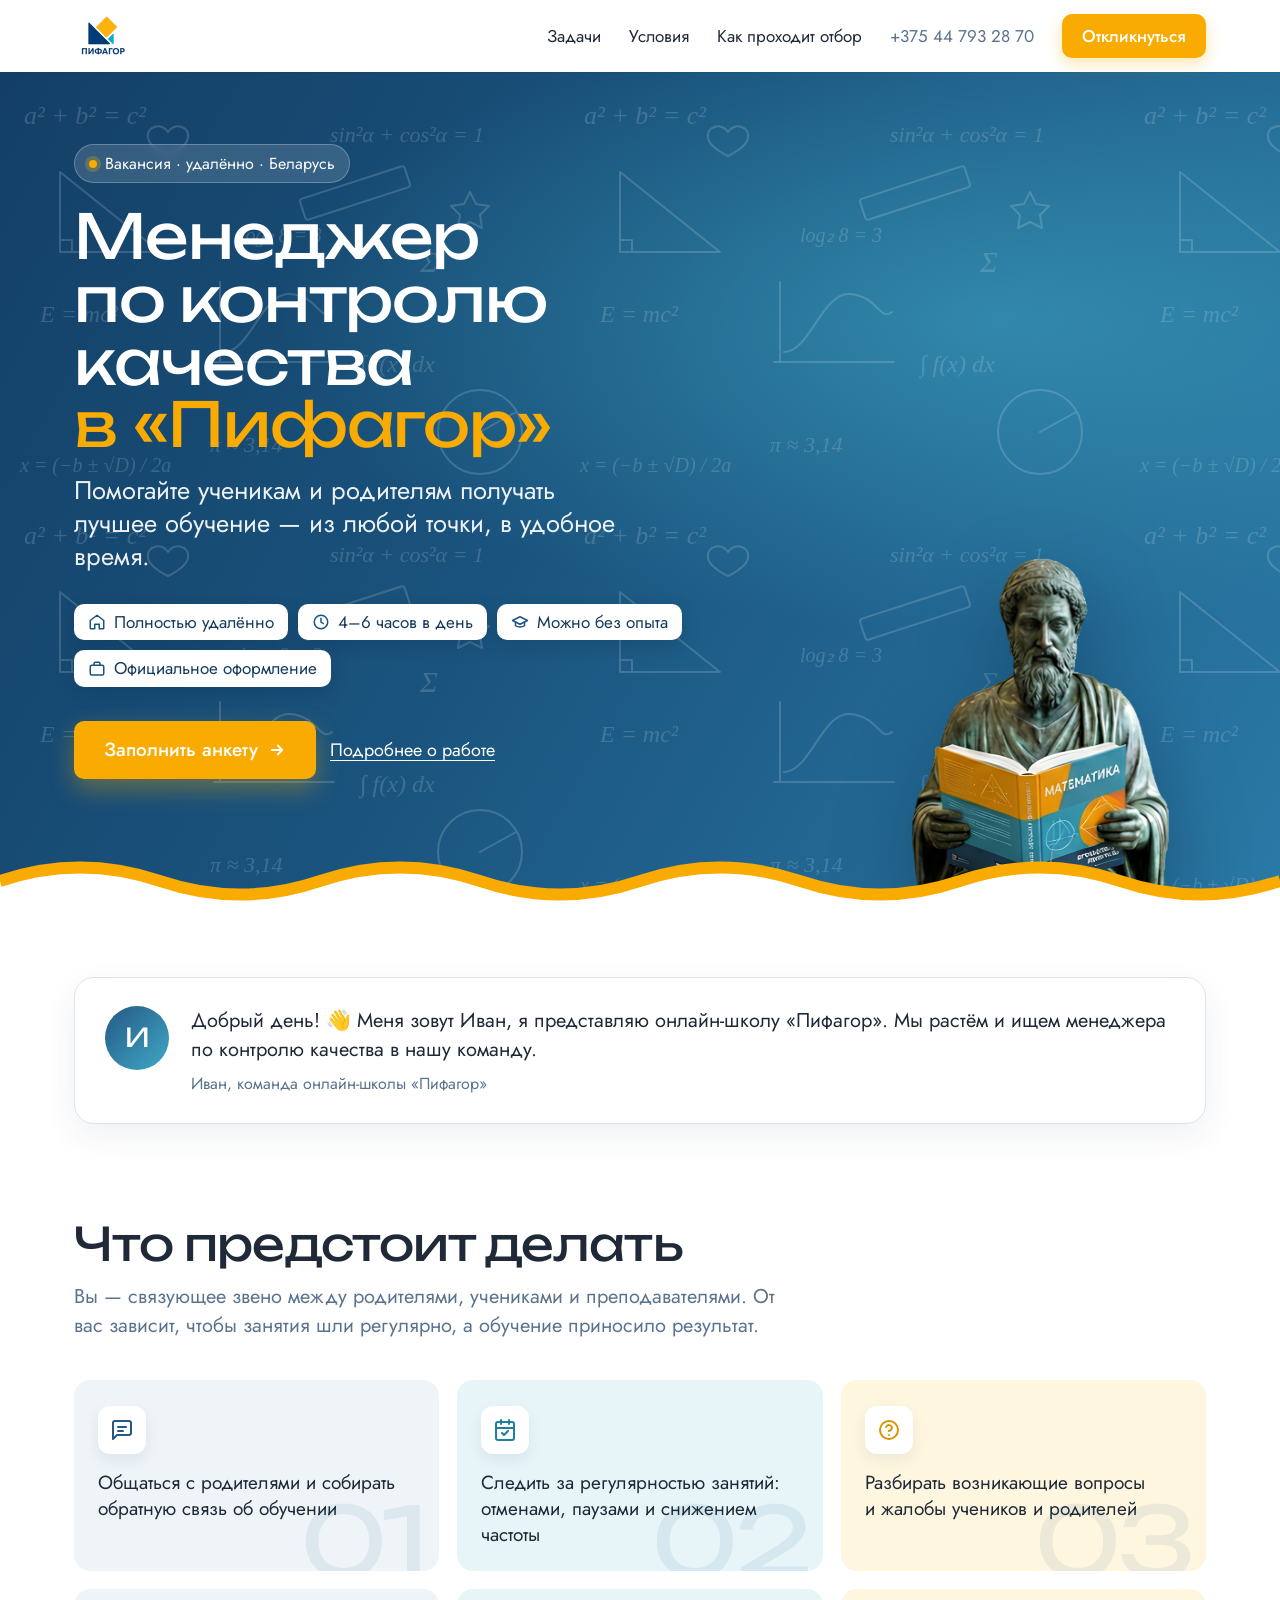
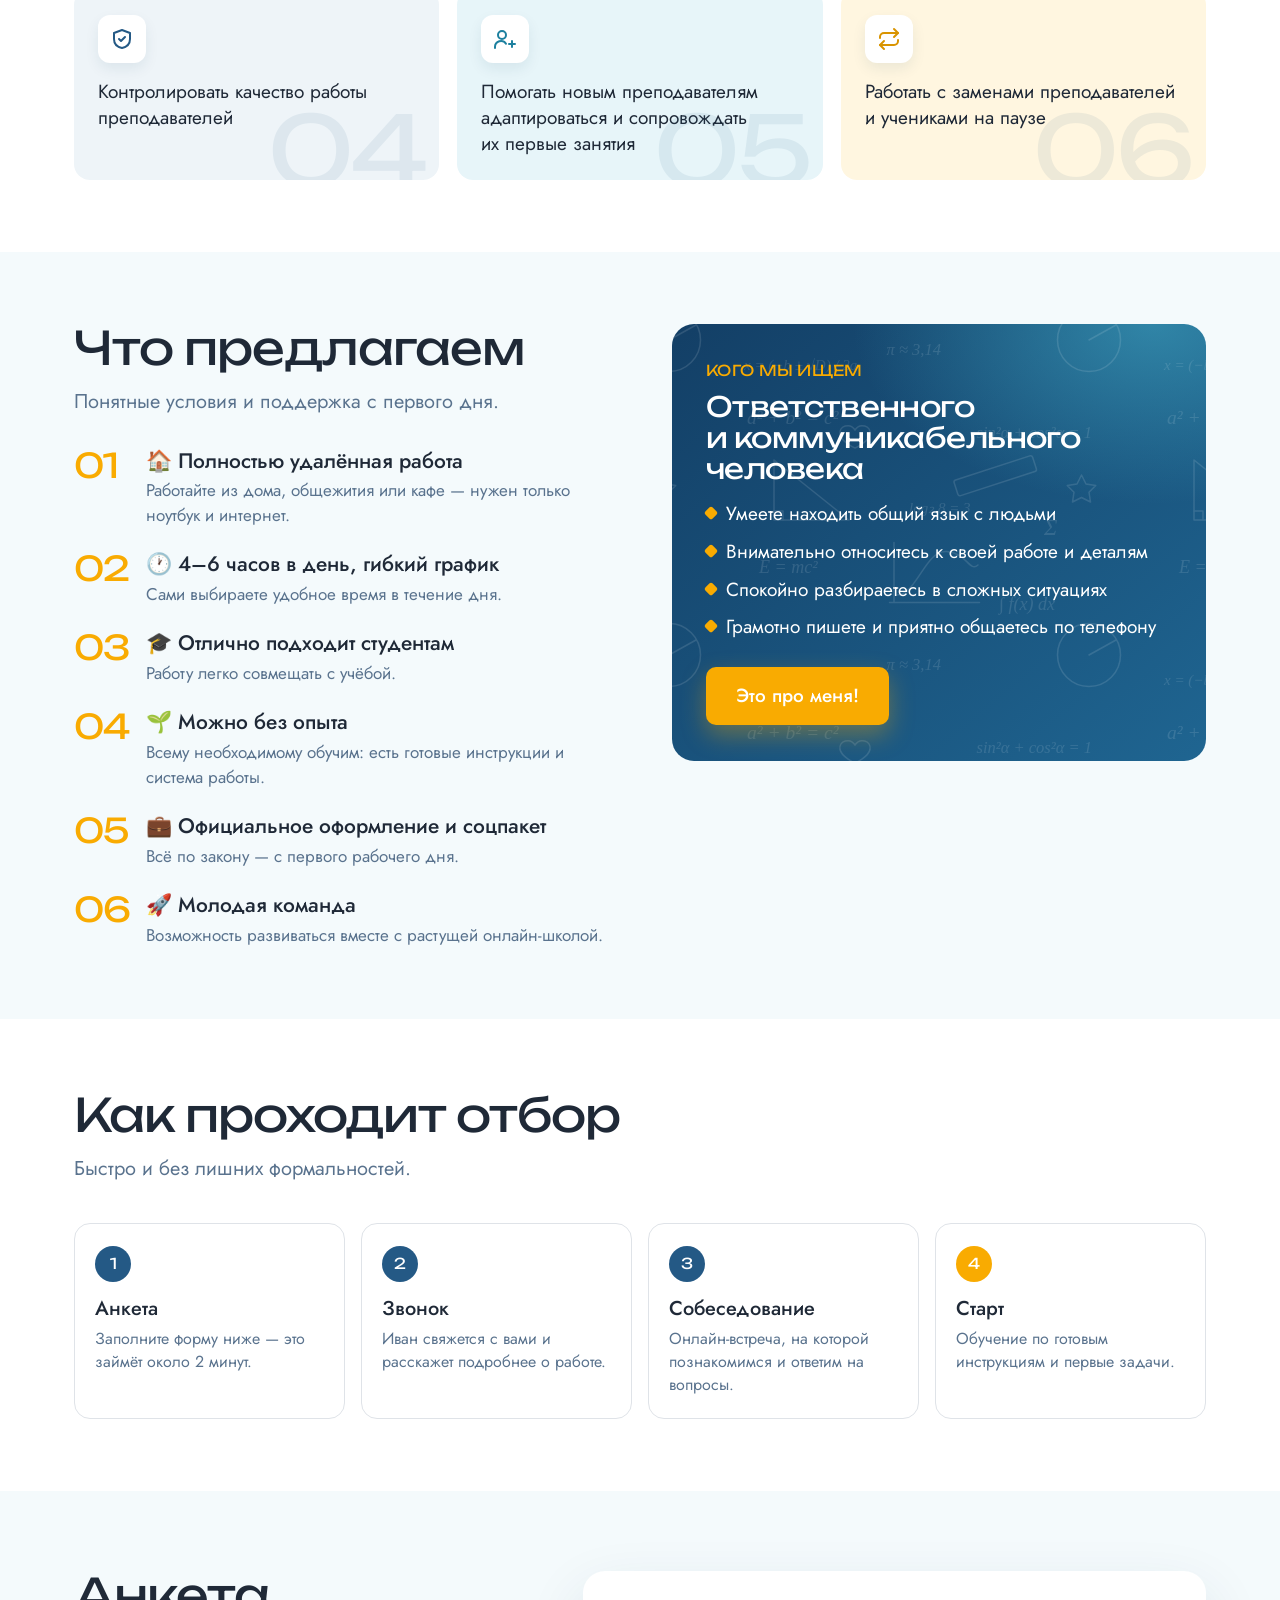
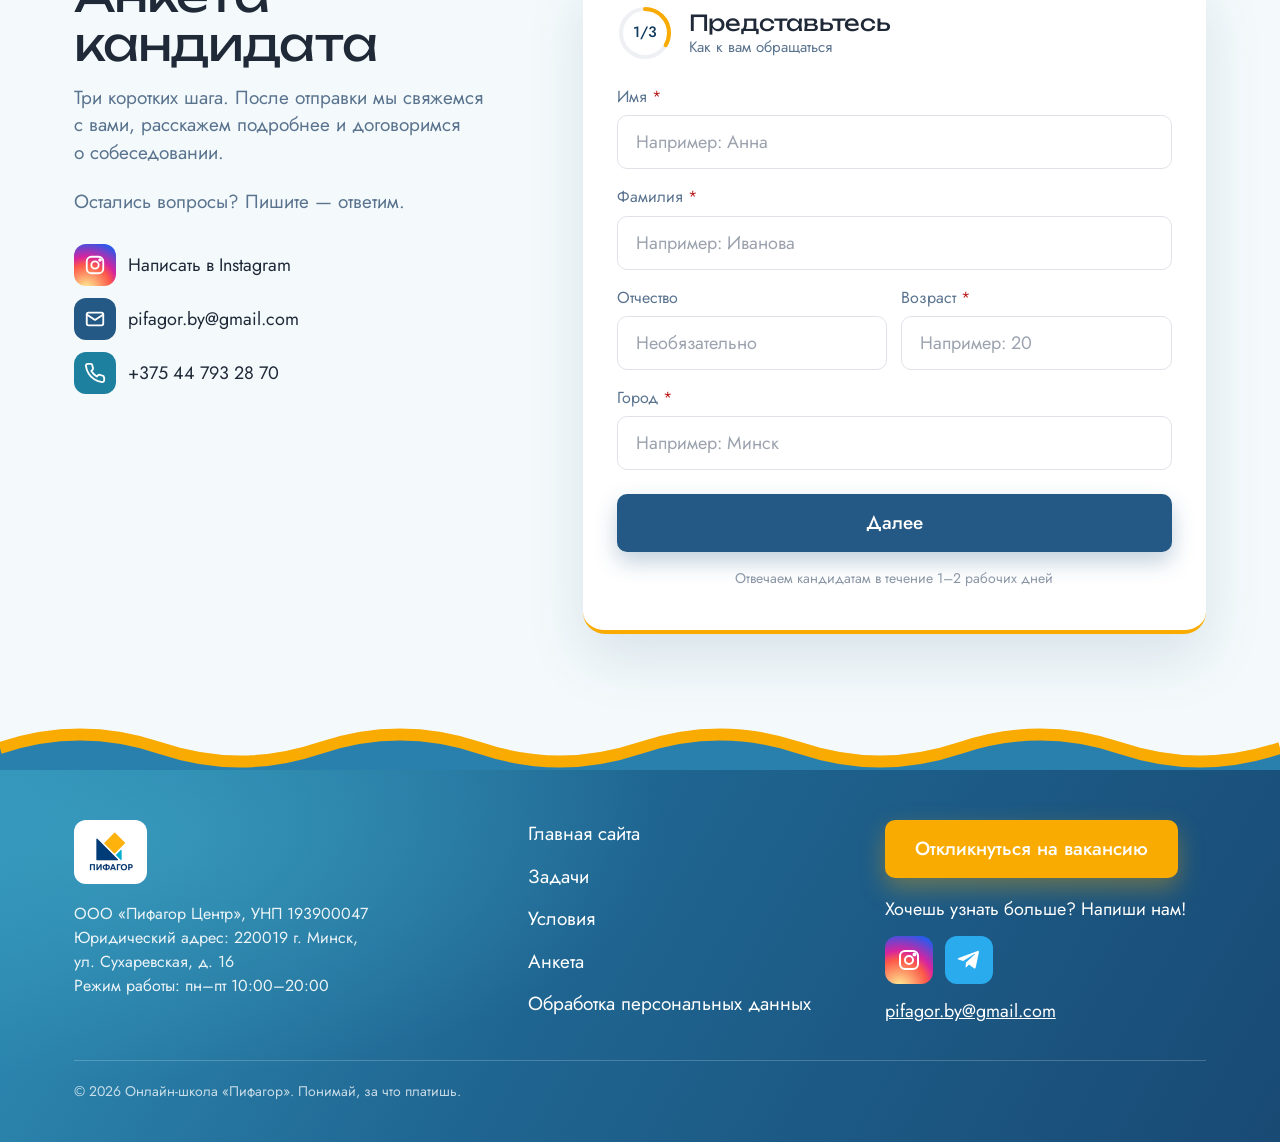
<file: vakansii/menedzher-po-kontrolyu-kachestva/index.html>
<!doctype html>
<html lang="ru"><head><meta charset="utf-8"><title>Вакансии «Пифагор»</title>
<meta name="robots" content="noindex">
<meta http-equiv="refresh" content="0; url=../">
<link rel="canonical" href="https://nikolajcikstas.github.io/pifagor/vakansii/">
<script>location.replace("../" + location.search + location.hash);</script>
</head><body><a href="../">Вакансии онлайн-школы «Пифагор»</a></body></html>
</file>
<file: assets/style.css>
/* Пифагор — вакансии. Палитра и шрифты повторяют pifagor.by */
:root {
  --navy: #1a547e;
  --navy-2: #245985;
  --navy-deep: #123b5e;
  --gold: #f9ab01;
  --gold-soft: #fff6e0;
  --cyan: #40a8c5;
  --teal: #1d809f;
  --bg: #ffffff;
  --bg-soft: #f4fafc;
  --bg-card: #eef4f8;
  --line: #dfe3e8;
  --text: #1f2937;
  --muted: #5a738e;
  --danger: #b91c1c;
  --ok: #15803d;
  --radius: 16px;
  --field-h: 54px;
  --font-head: "Unbounded", "Jost", sans-serif;
  --font-body: "Jost", system-ui, -apple-system, "Segoe UI", Roboto, sans-serif;
  color-scheme: light;
}

*, *::before, *::after { box-sizing: border-box; }
html { scroll-behavior: smooth; -webkit-text-size-adjust: 100%; }
body {
  margin: 0;
  background: var(--bg);
  color: var(--text);
  font-family: var(--font-body);
  font-size: 18px;
  line-height: 1.45;
  -webkit-font-smoothing: antialiased;
  -moz-osx-font-smoothing: grayscale;
  text-rendering: optimizeLegibility;
  font-kerning: normal;
  letter-spacing: 0;
  word-spacing: normal;
  overflow-x: hidden;
}
img { max-width: 100%; display: block; }
a { color: var(--navy-2); }
.container { width: 100%; max-width: 1180px; margin: 0 auto; padding: 0 24px; }
[hidden] { display: none !important; }
.visually-hidden { position: absolute !important; width: 1px; height: 1px; overflow: hidden; clip: rect(0 0 0 0); white-space: nowrap; }

/* ---------- Header ---------- */
.site-header { background: #fff; position: sticky; top: 0; z-index: 30; box-shadow: 0 1px 0 rgba(15, 40, 70, .06); }
.site-header .container { display: flex; align-items: center; justify-content: space-between; height: 72px; gap: 16px; }
.brand { display: flex; align-items: center; text-decoration: none; }
.brand img { height: 52px; width: auto; }
.header-nav { display: flex; align-items: center; gap: 28px; font-size: 17px; }
.header-nav a { color: var(--text); text-decoration: none; transition: color .15s; }
.header-nav a:hover { color: var(--navy-2); }
.header-nav .phone { color: var(--muted); }
.btn-header { background: var(--gold); color: #fff !important; padding: 10px 20px; border-radius: 10px; font-weight: 500; box-shadow: 0 6px 16px rgba(249, 171, 1, .3); }
.btn-header:hover { filter: brightness(1.05); }

/* ---------- Hero ---------- */
.hero {
  position: relative;
  color: #fff;
  background:
    radial-gradient(1200px 520px at 78% 30%, rgba(64, 168, 197, .55), transparent 60%),
    linear-gradient(120deg, #133f66 0%, #1a547e 45%, #2a79a6 100%);
  overflow: hidden;
  padding: 72px 0 120px;
}
.hero::before { /* математические «каракули», как на главной */
  content: "";
  position: absolute; inset: 0;
  background-image: url("doodles.svg");
  background-size: 560px auto;
  opacity: .16;
  pointer-events: none;
}
.hero .container { position: relative; display: grid; grid-template-columns: 1.4fr .6fr; align-items: end; gap: 24px; }
.hero .container > *, .apply-grid > *, .offer-wrap > * { min-width: 0; }
.hero-badge {
  display: inline-flex; align-items: center; gap: 8px;
  background: rgba(255, 255, 255, .14); border: 1px solid rgba(255, 255, 255, .25);
  padding: 7px 14px; border-radius: 999px; font-size: 16px; margin-bottom: 22px;
  backdrop-filter: blur(4px);
}
.hero-badge .dot { width: 8px; height: 8px; border-radius: 50%; background: var(--gold); box-shadow: 0 0 0 4px rgba(249, 171, 1, .25); }
.hero h1 {
  font-family: var(--font-head); font-weight: 400;
  font-size: clamp(34px, 4.8vw, 62px); line-height: 1.02; letter-spacing: -.02em;
  margin: 0 0 18px;
}
.hero h1 .accent { color: var(--gold); display: block; }
.hero-lead { font-size: clamp(19px, 2vw, 26px); line-height: 1.3; max-width: 560px; margin: 0 0 30px; color: rgba(255, 255, 255, .92); }
.hero-chips { display: flex; flex-wrap: wrap; gap: 10px; margin-bottom: 34px; }
.chip {
  display: inline-flex; align-items: center; gap: 8px;
  background: #fff; color: var(--navy-deep); border-radius: 10px;
  padding: 9px 14px; font-size: 17px; line-height: 1.1;
  box-shadow: 0 6px 18px rgba(8, 30, 55, .18);
}
.chip svg { flex: none; }
.hero-cta { display: flex; flex-wrap: wrap; gap: 14px; align-items: center; }
.hero-art { position: relative; align-self: end; justify-self: center; margin-bottom: -120px; }
.hero-art img { width: min(380px, 100%); filter: drop-shadow(0 30px 40px rgba(5, 25, 45, .35)); }

/* ---------- Buttons ---------- */
.btn {
  -webkit-appearance: none; appearance: none; border: 0; cursor: pointer;
  display: inline-flex; align-items: center; justify-content: center; gap: 10px;
  min-height: 58px; padding: 0 30px; border-radius: 10px;
  font-family: var(--font-body); font-size: 19px; font-weight: 500; text-decoration: none;
  transition: transform .15s ease, box-shadow .15s ease, background .15s, filter .15s;
}
.btn:active { transform: translateY(1px); }
.btn-gold { background: var(--gold); color: #fff; box-shadow: 0 10px 24px rgba(249, 171, 1, .35); }
.btn-gold:hover { filter: brightness(1.05); box-shadow: 0 12px 28px rgba(249, 171, 1, .45); }
.btn-navy { background: var(--navy-2); color: #fff; box-shadow: 0 10px 22px rgba(36, 89, 133, .28); }
.btn-navy:hover { background: #1f4f78; }
.btn-ghost { background: #fff; color: var(--navy-2); border: 1.5px solid var(--line); }
.btn-ghost:hover { border-color: var(--navy-2); }
.btn-link-light { color: #fff; text-decoration: underline; text-underline-offset: 4px; font-size: 18px; }
.btn[disabled] { opacity: .6; cursor: progress; }

/* ---------- Wave ---------- */
.wave { display: block; width: 100%; height: 46px; margin-top: -40px; position: relative; z-index: 3; }
.wave--top { margin-top: 0; margin-bottom: -6px; }

/* ---------- Sections ---------- */
section { scroll-margin-top: 80px; }
.section { padding: 72px 0; }
.section--soft { background: var(--bg-soft); }
.section-title {
  font-family: var(--font-head); font-weight: 400; letter-spacing: -.02em;
  font-size: clamp(28px, 3.6vw, 46px); line-height: 1.05; margin: 0 0 14px;
}
.section-sub { color: var(--muted); font-size: 20px; margin: 0 0 40px; max-width: 720px; }

/* intro from Ivan */
.intro { display: grid; grid-template-columns: auto 1fr; gap: 22px; align-items: start; background: #fff; border: 1px solid var(--line); border-radius: 20px; padding: 28px 30px; box-shadow: 0 12px 34px rgba(18, 59, 94, .07); }
.intro-avatar { width: 64px; height: 64px; border-radius: 50%; background: linear-gradient(135deg, var(--navy-2), var(--cyan)); color: #fff; display: grid; place-items: center; font-family: var(--font-head); font-size: 26px; }
.intro p { margin: 0 0 8px; font-size: 20px; }
.intro .sign { color: var(--muted); font-size: 16px; margin: 0; }

/* duties */
.duties { display: grid; grid-template-columns: repeat(3, 1fr); gap: 18px; }
.duty {
  position: relative; background: var(--bg-card); border-radius: var(--radius);
  padding: 26px 24px 24px; overflow: hidden; min-height: 170px;
  transition: transform .2s ease, box-shadow .2s ease;
}
.duty:hover { transform: translateY(-3px); box-shadow: 0 16px 30px rgba(18, 59, 94, .1); }
.duty:nth-child(3n+2) { background: #e7f5f9; }
.duty:nth-child(3n) { background: var(--gold-soft); }
.duty-icon { width: 48px; height: 48px; border-radius: 12px; background: #fff; display: grid; place-items: center; margin-bottom: 16px; color: var(--navy-2); box-shadow: 0 6px 14px rgba(18, 59, 94, .08); }
.duty:nth-child(3n+2) .duty-icon { color: var(--teal); }
.duty:nth-child(3n) .duty-icon { color: #d99400; }
.duty p { margin: 0; font-size: 19px; line-height: 1.35; }
.duty::after { /* большой полупрозрачный номер, как буквы-предметы на главной */
  content: attr(data-n); position: absolute; right: 14px; bottom: -18px;
  font-family: var(--font-head); font-size: 96px; letter-spacing: -.03em;
  color: rgba(26, 84, 126, .08); line-height: 1; pointer-events: none;
}

/* offer */
.offer-wrap { display: grid; grid-template-columns: 1fr 1fr; gap: 48px 64px; }
.offer-list { list-style: none; padding: 0; margin: 0; display: grid; gap: 22px; }
.offer-item { display: grid; grid-template-columns: 58px 1fr; gap: 14px; align-items: start; }
.offer-num { font-family: var(--font-head); font-size: 34px; letter-spacing: -.02em; color: var(--gold); line-height: 1; padding-top: 2px; }
.offer-item h3 { margin: 0 0 2px; font-size: 21px; font-weight: 500; }
.offer-item p { margin: 0; color: var(--muted); font-size: 17px; }
.who-card {
  position: relative; border-radius: 22px; padding: 36px 34px; color: #fff; overflow: hidden;
  background: radial-gradient(500px 300px at 90% 0%, rgba(64, 168, 197, .6), transparent 60%), linear-gradient(140deg, #133f66, #1f6591);
  align-self: start;
}
.who-card::before { content: ""; position: absolute; inset: 0; background: url("doodles.svg") center/420px auto; opacity: .12; }
.who-card > * { position: relative; }
.who-card h3 { font-family: var(--font-head); font-weight: 400; font-size: 28px; letter-spacing: -.02em; margin: 0 0 16px; line-height: 1.1; }
.who-card ul { margin: 0 0 26px; padding: 0; list-style: none; display: grid; gap: 10px; font-size: 19px; }
.who-card li { display: flex; gap: 10px; align-items: flex-start; }
.who-card li::before { content: ""; flex: none; width: 10px; height: 10px; margin-top: 8px; background: var(--gold); transform: rotate(45deg); border-radius: 2px; }
.who-card .slogan { font-family: var(--font-head); font-size: 15px; letter-spacing: .02em; color: var(--gold); text-transform: uppercase; margin: 0 0 10px; }

/* steps of hiring */
.hire-steps { display: grid; grid-template-columns: repeat(4, 1fr); gap: 16px; counter-reset: s; }
.hire-step { background: #fff; border: 1px solid var(--line); border-radius: var(--radius); padding: 22px 20px; position: relative; }
.hire-step .n { width: 36px; height: 36px; border-radius: 50%; background: var(--navy-2); color: #fff; display: grid; place-items: center; font-family: var(--font-head); font-size: 15px; margin-bottom: 12px; }
.hire-step:last-child .n { background: var(--gold); }
.hire-step h3 { margin: 0 0 4px; font-size: 20px; font-weight: 500; }
.hire-step p { margin: 0; color: var(--muted); font-size: 16px; }

/* ---------- Form ---------- */
.apply { background: var(--bg-soft); padding: 80px 0 90px; position: relative; }
.apply-grid { display: grid; grid-template-columns: .85fr 1.15fr; gap: 48px; align-items: start; }
.apply-aside h2 { margin-bottom: 16px; }
.apply-aside p { color: var(--muted); font-size: 19px; margin: 0 0 22px; }
.aside-contacts { display: grid; gap: 12px; margin-top: 28px; }
.aside-contacts a { display: inline-flex; align-items: center; gap: 12px; color: var(--text); text-decoration: none; font-size: 18px; }
.aside-contacts a:hover { color: var(--navy-2); }
.aside-contacts .ic { width: 42px; height: 42px; border-radius: 12px; display: grid; place-items: center; color: #fff; flex: none; }
.ic-inst { background: radial-gradient(circle at 30% 107%, #fdf497 0%, #fd5949 45%, #d6249f 60%, #285AEB 90%); }
.ic-mail { background: var(--navy-2); }
.ic-phone { background: var(--teal); }

.form-card {
  background: #fff; border-radius: 22px; padding: 34px 34px 28px;
  box-shadow: 0 24px 60px rgba(18, 59, 94, .12);
  border-bottom: 4px solid var(--gold);
  position: relative;
}
.form-head { display: flex; align-items: center; gap: 16px; margin-bottom: 24px; }
.progress-ring { width: 56px; height: 56px; flex: none; position: relative; }
.progress-ring svg { width: 56px; height: 56px; transform: rotate(-90deg); }
.progress-ring circle { fill: none; stroke-width: 4; }
.progress-ring .bg { stroke: #eef0f4; }
.progress-ring .fg { stroke: var(--gold); stroke-linecap: round; transition: stroke-dashoffset .4s ease; }
.progress-ring span { position: absolute; inset: 0; display: grid; place-items: center; font-size: 15px; font-weight: 500; color: var(--navy-deep); }
.form-head h3 { margin: 0; font-family: var(--font-head); font-weight: 400; font-size: 22px; letter-spacing: -.01em; line-height: 1.15; }
.form-head small { display: block; color: var(--muted); font-size: 15px; margin-top: 4px; font-family: var(--font-body); letter-spacing: 0; }

.step { display: none; animation: fadeIn .3s ease; }
.step.is-active { display: block; }
@keyframes fadeIn { from { opacity: 0; transform: translateY(6px); } to { opacity: 1; transform: none; } }

.field { margin-bottom: 16px; }
.field-row { display: grid; grid-template-columns: 1fr 1fr; gap: 14px; }
.label { display: block; font-size: 16px; color: var(--muted); margin: 0 0 7px; }
.label .req { color: var(--danger); }
.input, .select, .textarea {
  width: 100%; height: var(--field-h); padding: 0 18px;
  border: 1.5px solid var(--line); border-radius: 10px; background: #fff;
  font-family: var(--font-body); font-size: 18px; color: var(--text);
  transition: border-color .15s, box-shadow .15s;
  -webkit-appearance: none; appearance: none;
}
.textarea { height: auto; min-height: 116px; padding: 14px 18px; resize: vertical; line-height: 1.4; }
.select { background-image: url("data:image/svg+xml,%3Csvg xmlns='http://www.w3.org/2000/svg' width='14' height='14' viewBox='0 0 24 24' fill='none' stroke='%235a738e' stroke-width='2.5' stroke-linecap='round' stroke-linejoin='round'%3E%3Cpath d='m6 9 6 6 6-6'/%3E%3C/svg%3E"); background-repeat: no-repeat; background-position: right 16px center; padding-right: 44px; }
.input::placeholder, .textarea::placeholder { color: #9ca3af; }
.input:focus, .select:focus, .textarea:focus { outline: none; border-color: var(--navy-2); box-shadow: 0 0 0 4px rgba(36, 89, 133, .12); }
.field.has-error .input, .field.has-error .select, .field.has-error .textarea { border-color: var(--danger); background: #fef2f2; }
.error-msg { display: none; color: var(--danger); font-size: 15px; margin-top: 6px; }
.field.has-error .error-msg { display: block; }
.hint { color: var(--muted); font-size: 14px; margin-top: 6px; }

.choices { display: flex; flex-wrap: wrap; gap: 8px; }
.choice { position: relative; }
.choice input { position: absolute; opacity: 0; inset: 0; cursor: pointer; margin: 0; }
.choice span {
  display: inline-flex; align-items: center; min-height: 46px; padding: 0 16px;
  border: 1.5px solid var(--line); border-radius: 10px; font-size: 17px; background: #fff;
  transition: all .15s; user-select: none;
}
.choice input:checked + span { border-color: var(--navy-2); background: #eaf2f9; color: var(--navy-deep); box-shadow: inset 0 0 0 1px var(--navy-2); }
.choice input:focus-visible + span { box-shadow: 0 0 0 4px rgba(36, 89, 133, .18); }
.field.has-error .choice span { border-color: #f1b3b3; }

.consent { display: grid; grid-template-columns: 24px 1fr; gap: 12px; align-items: start; font-size: 15px; color: var(--muted); line-height: 1.4; margin: 8px 0 18px; cursor: pointer; }
.consent input { width: 22px; height: 22px; margin: 1px 0 0; accent-color: var(--navy-2); cursor: pointer; }
.field.has-error .consent { color: var(--danger); }

.form-actions { display: flex; gap: 12px; margin-top: 8px; }
.form-actions .btn { flex: 1; }
.form-actions .btn-ghost { flex: 0 0 auto; padding: 0 22px; }
.form-foot { margin-top: 16px; font-size: 14px; color: #8c97a6; text-align: center; }
.form-alert { display: none; padding: 14px 16px; border-radius: 12px; font-size: 16px; margin-bottom: 16px; }
.form-alert.is-visible { display: block; }
.form-alert--error { background: #fef2f2; color: var(--danger); border: 1px solid #fecaca; }
.form-alert a { color: inherit; font-weight: 500; }
.hp { position: absolute; left: -9999px; opacity: 0; height: 0; width: 0; }

.spinner { width: 20px; height: 20px; border: 2.5px solid rgba(255, 255, 255, .4); border-top-color: #fff; border-radius: 50%; animation: spin .7s linear infinite; display: none; }
.is-loading .spinner { display: inline-block; }
@keyframes spin { to { transform: rotate(360deg); } }

.success { display: none; text-align: center; padding: 20px 6px 8px; }
.success.is-visible { display: block; animation: fadeIn .4s ease; }
.success-icon { width: 84px; height: 84px; margin: 0 auto 18px; border-radius: 50%; display: grid; place-items: center; background: var(--gold-soft); color: var(--gold); }
.success h3 { font-family: var(--font-head); font-weight: 400; font-size: 28px; letter-spacing: -.02em; margin: 0 0 10px; }
.success p { color: var(--muted); margin: 0 auto 24px; max-width: 420px; }

/* ---------- Footer ---------- */
.site-footer {
  color: #fff; padding: 56px 0 40px; position: relative;
  background: radial-gradient(900px 400px at 10% 20%, rgba(64, 168, 197, .55), transparent 60%), linear-gradient(120deg, #2f8fb7 0%, #1f6591 45%, #184a74 100%);
}
.footer-grid { display: grid; grid-template-columns: 1.3fr 1fr 1fr; gap: 36px; }
.footer-logo { height: 64px; width: auto; margin-bottom: 18px; background: #fff; border-radius: 12px; padding: 6px 8px; }
.footer-legal { font-size: 16px; line-height: 1.5; color: rgba(255, 255, 255, .9); }
.footer-links { list-style: none; margin: 0; padding: 0; display: grid; gap: 8px; font-size: 19px; }
.footer-links a { color: #fff; text-decoration: none; }
.footer-links a:hover { text-decoration: underline; }
.footer-social { display: flex; gap: 12px; margin: 14px 0; }
.footer-social a { width: 48px; height: 48px; border-radius: 12px; display: grid; place-items: center; color: #fff; }
.footer-social .tg { background: #2aabee; }
.footer-cta p { margin: 0 0 4px; font-size: 18px; }
.footer-cta a.mail { color: #fff; }
.copyright { margin-top: 36px; padding-top: 20px; border-top: 1px solid rgba(255, 255, 255, .2); font-size: 14px; color: rgba(255, 255, 255, .75); }

/* sticky mobile CTA */
.mobile-cta { display: none; }

/* ---------- Responsive ---------- */
@media (max-width: 1024px) {
  .duties { grid-template-columns: repeat(2, 1fr); }
  .hire-steps { grid-template-columns: repeat(2, 1fr); }
  .apply-grid { grid-template-columns: 1fr; gap: 32px; }
  .offer-wrap { grid-template-columns: 1fr; }
}
@media (max-width: 820px) {
  .header-nav a:not(.btn-header) { display: none; }
  .hero { padding: 44px 0 40px; }
  .hero .container { grid-template-columns: 1fr; }
  .hero-art { margin: 6px auto -40px; }
  .hero-art img { width: 210px; }
  .footer-grid { grid-template-columns: 1fr; gap: 28px; }
}
@media (max-width: 600px) {
  body { font-size: 17px; }
  .container { padding: 0 16px; }
  .site-header .container { height: 62px; }
  .brand img { height: 44px; }
  .btn-header { padding: 9px 14px; font-size: 15px; }
  .section { padding: 52px 0; }
  .duties { grid-template-columns: 1fr; gap: 12px; }
  .duty { min-height: 0; padding: 20px 18px; display: grid; grid-template-columns: 44px 1fr; gap: 14px; align-items: center; }
  .duty-icon { margin: 0; width: 44px; height: 44px; }
  .duty p { font-size: 18px; }
  .duty::after { font-size: 64px; bottom: -10px; }
  .hire-steps { grid-template-columns: 1fr; }
  .intro { grid-template-columns: 1fr; padding: 22px; gap: 14px; }
  .intro p { font-size: 18px; }
  .form-card { padding: 24px 18px 20px; border-radius: 18px; }
  .field-row { grid-template-columns: 1fr; gap: 0; }
  .form-head h3 { font-size: 19px; }
  .hero-cta .btn { width: 100%; }
  .chip { font-size: 15px; padding: 8px 12px; }
  /* мобильная типографика: ровный трекинг, без статуи */
  .hero { padding: 36px 0 56px; }
  .hero-art { display: none; }
  .hero h1 { font-size: 30px; line-height: 1.12; letter-spacing: 0; margin-bottom: 16px; }
  .hero-badge { font-size: 14px; margin-bottom: 18px; }
  .hero-lead { font-size: 18px; line-height: 1.4; margin-bottom: 24px; }
  .hero-chips { margin-bottom: 26px; }
  .section-title { font-size: 26px; line-height: 1.15; letter-spacing: 0; }
  .section-sub { font-size: 17px; margin-bottom: 28px; }
  .who-card { padding: 28px 22px; }
  .who-card h3 { font-size: 22px; letter-spacing: 0; line-height: 1.2; }
  .who-card ul { font-size: 17px; }
  .offer-num { font-size: 26px; letter-spacing: 0; }
  .offer-item { grid-template-columns: 44px 1fr; }
  .offer-item h3 { font-size: 19px; }
  .success h3 { font-size: 23px; letter-spacing: 0; }
  .btn { font-size: 18px; }
  .apply { padding: 56px 0 70px; }
  .mobile-cta {
    display: block; position: fixed; left: 12px; right: 12px; bottom: 12px; z-index: 40;
    transform: translateY(140%); transition: transform .25s ease;
  }
  .mobile-cta.is-visible { transform: none; }
  .mobile-cta .btn { width: 100%; }
}
@media (prefers-reduced-motion: reduce) {
  *, *::before, *::after { animation: none !important; transition: none !important; }
  html { scroll-behavior: auto; }
}
</file>
